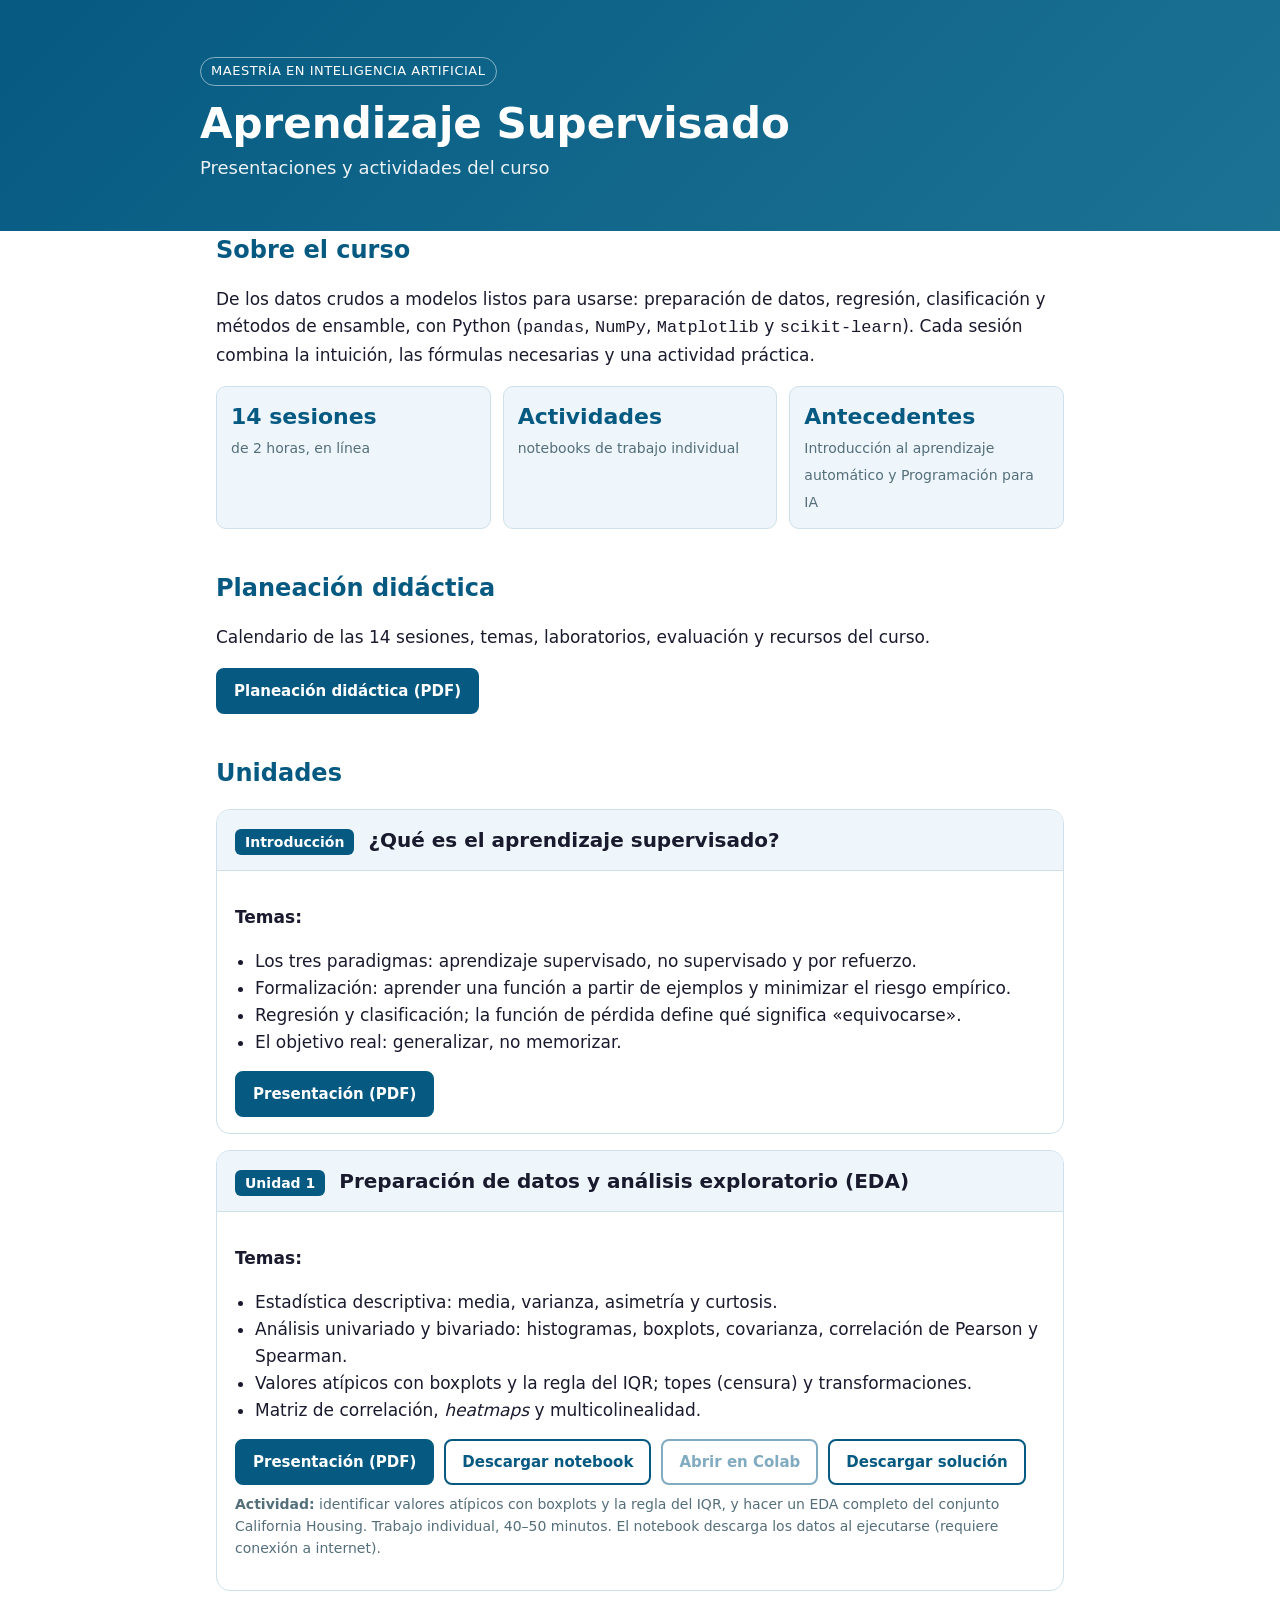
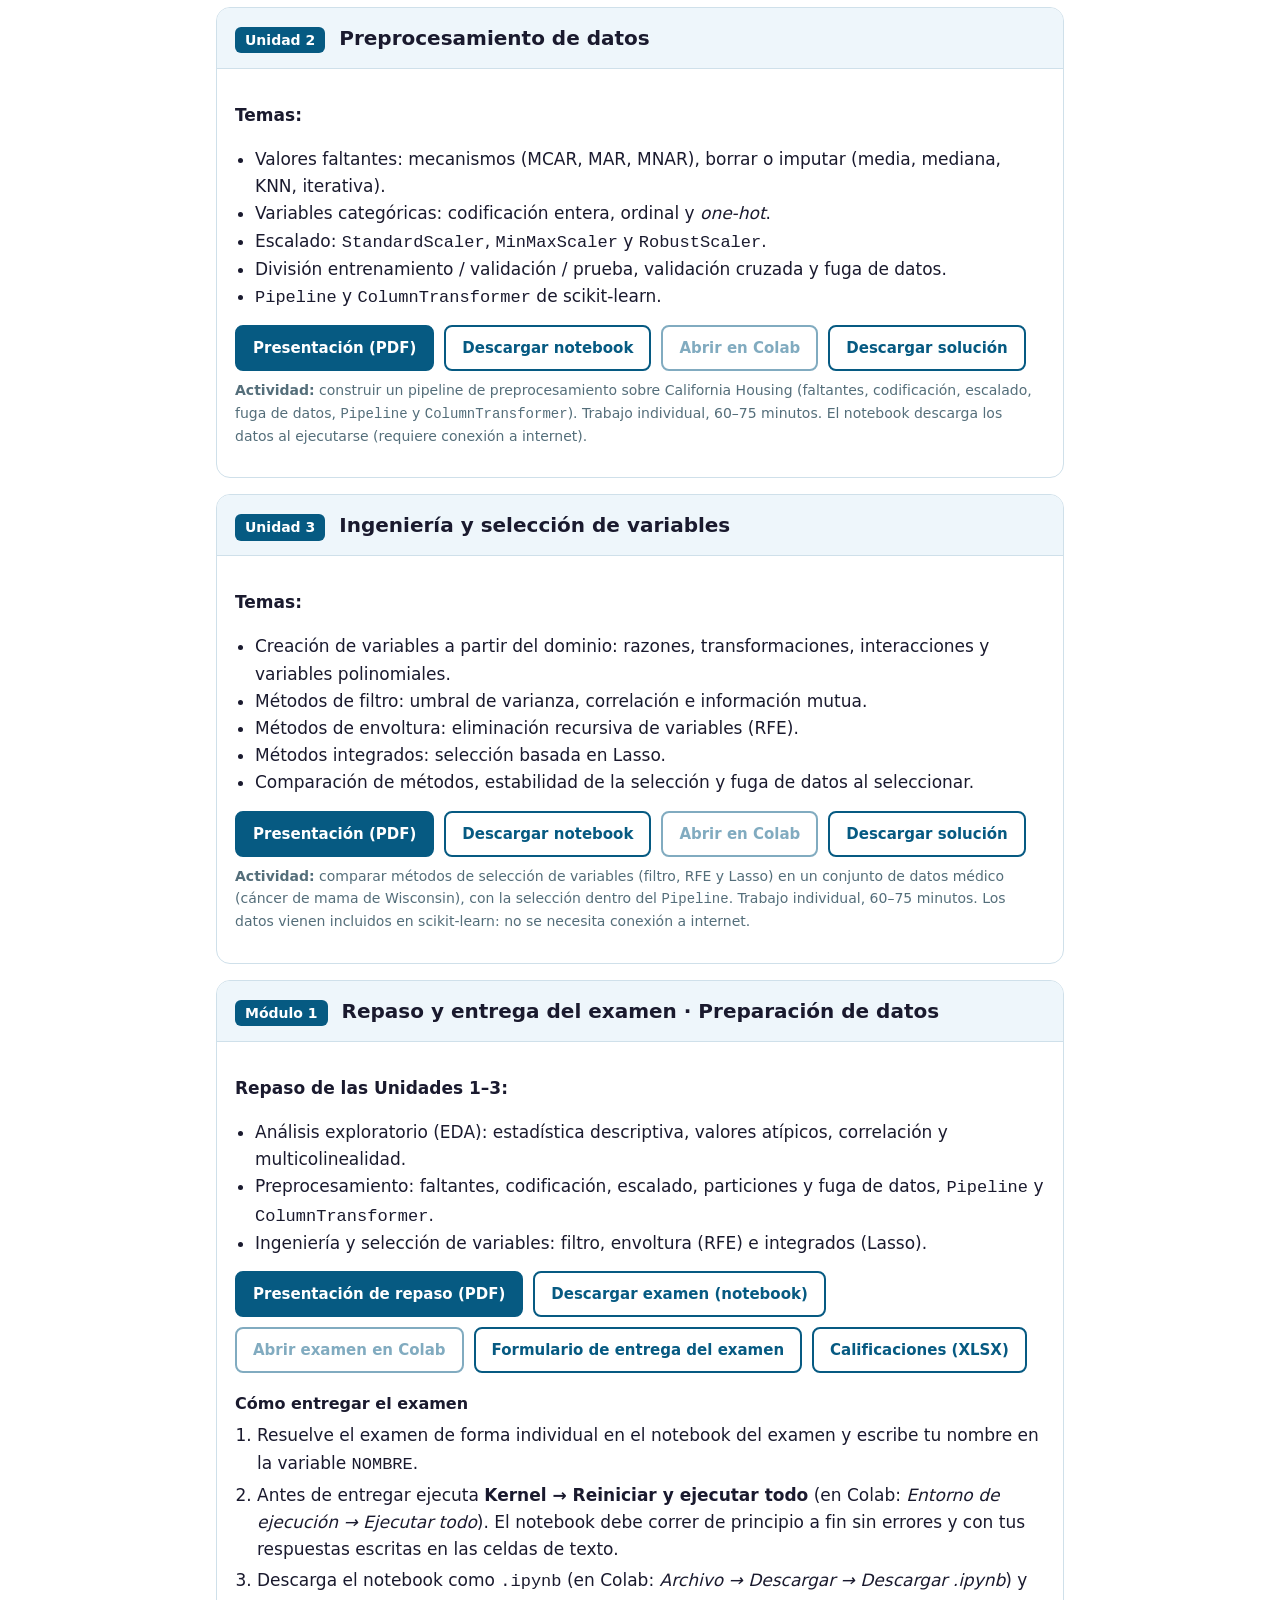
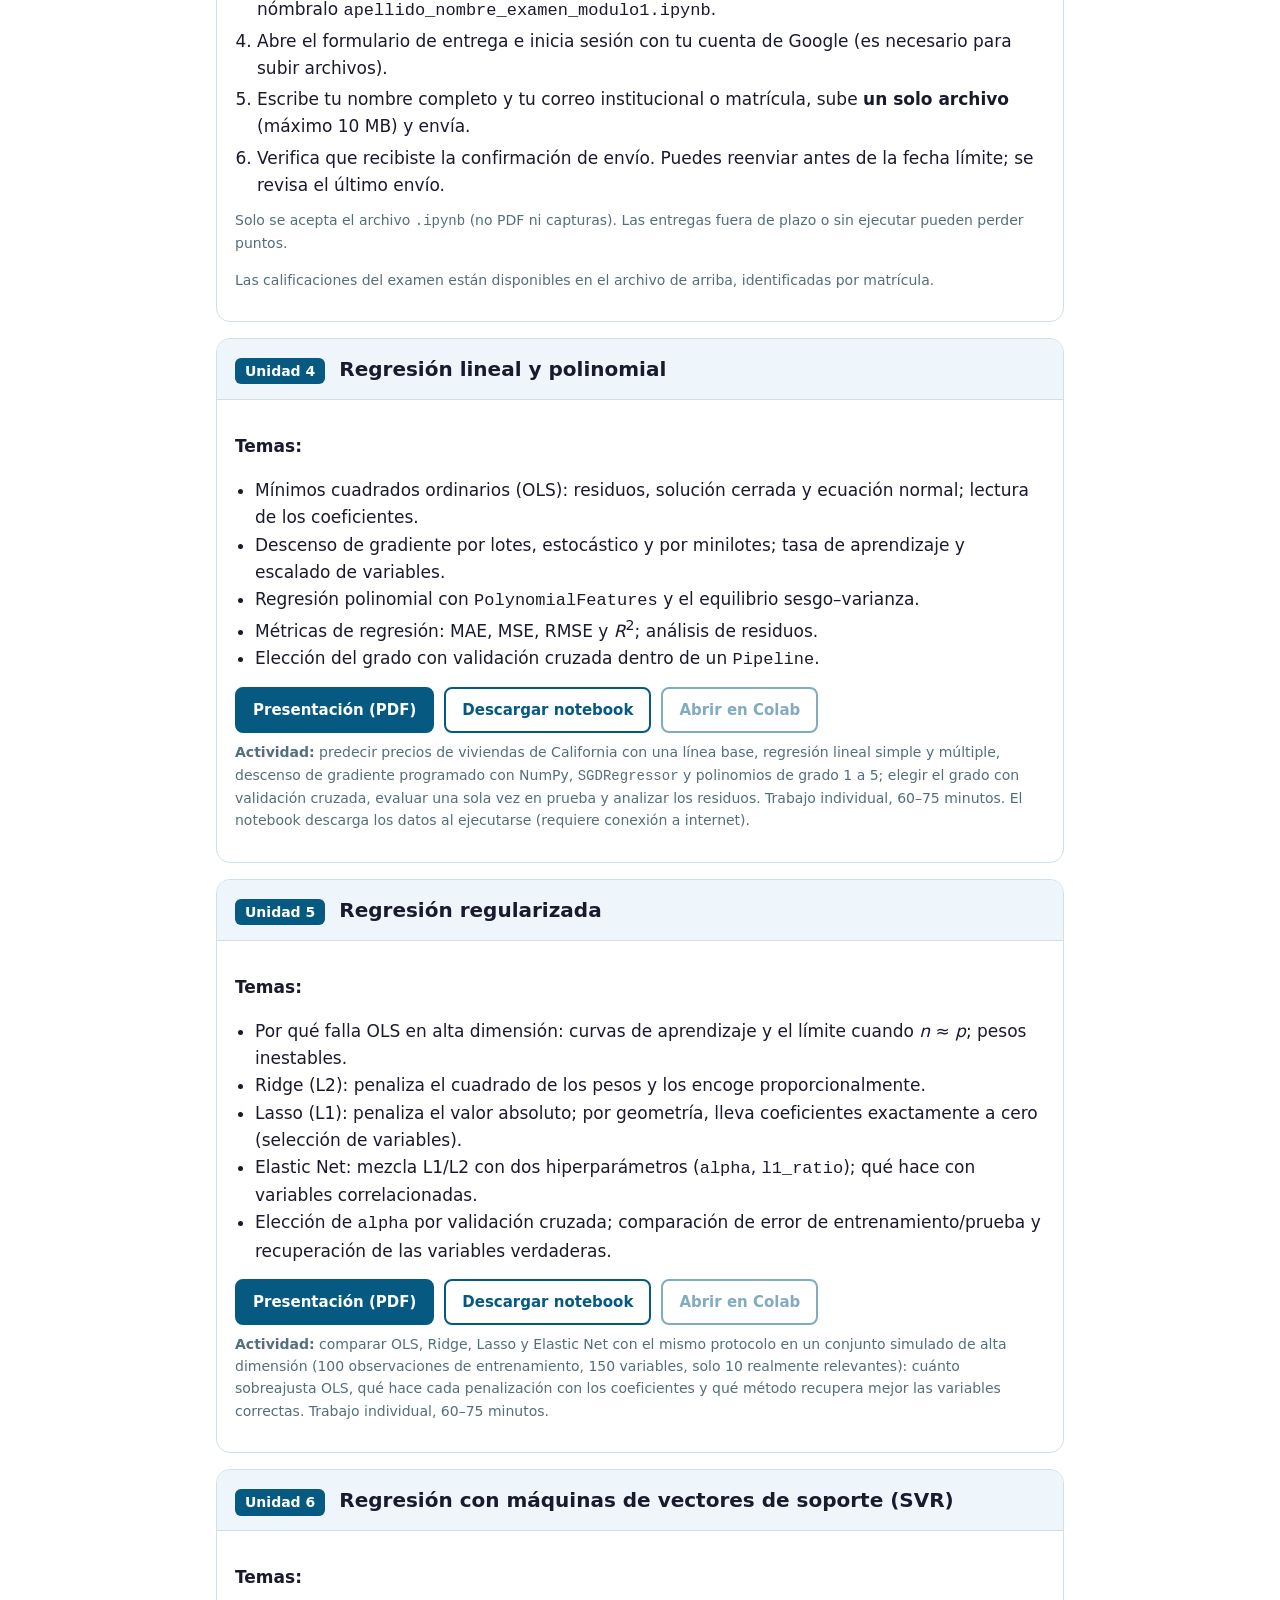
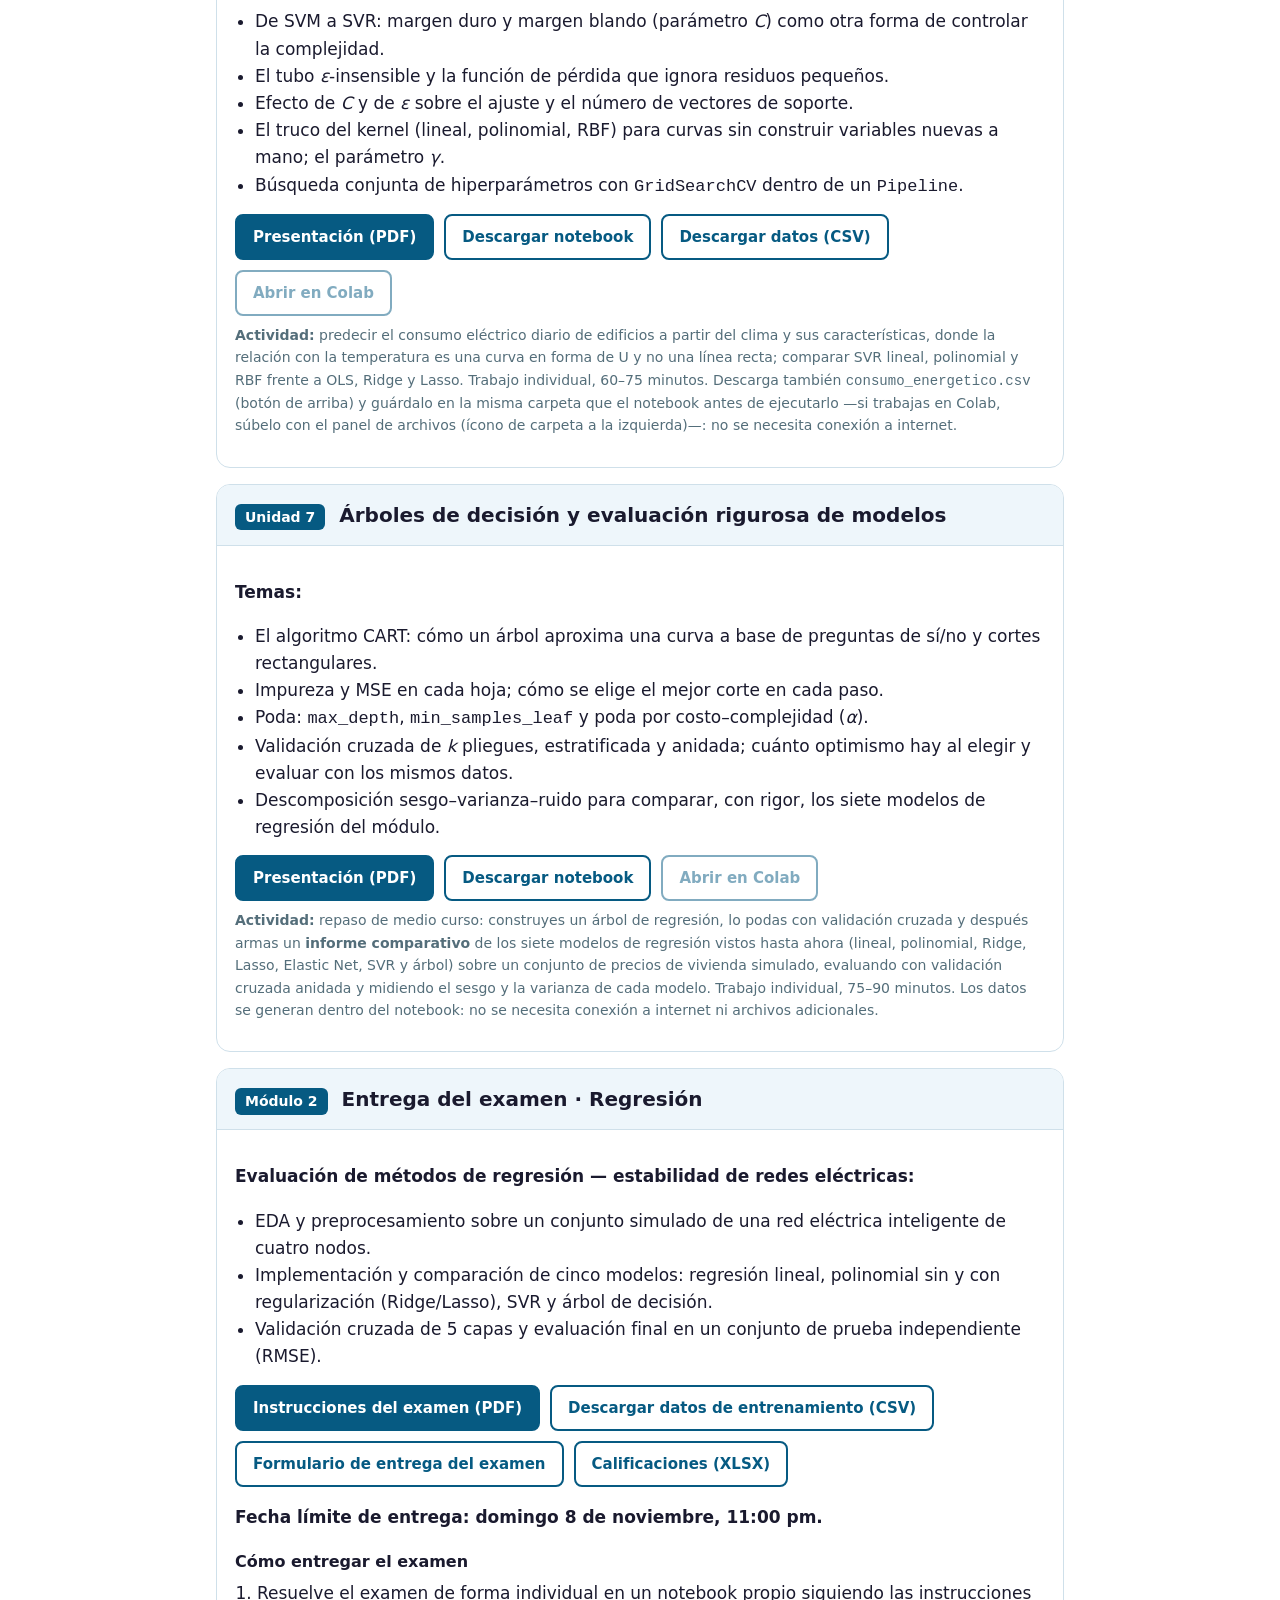
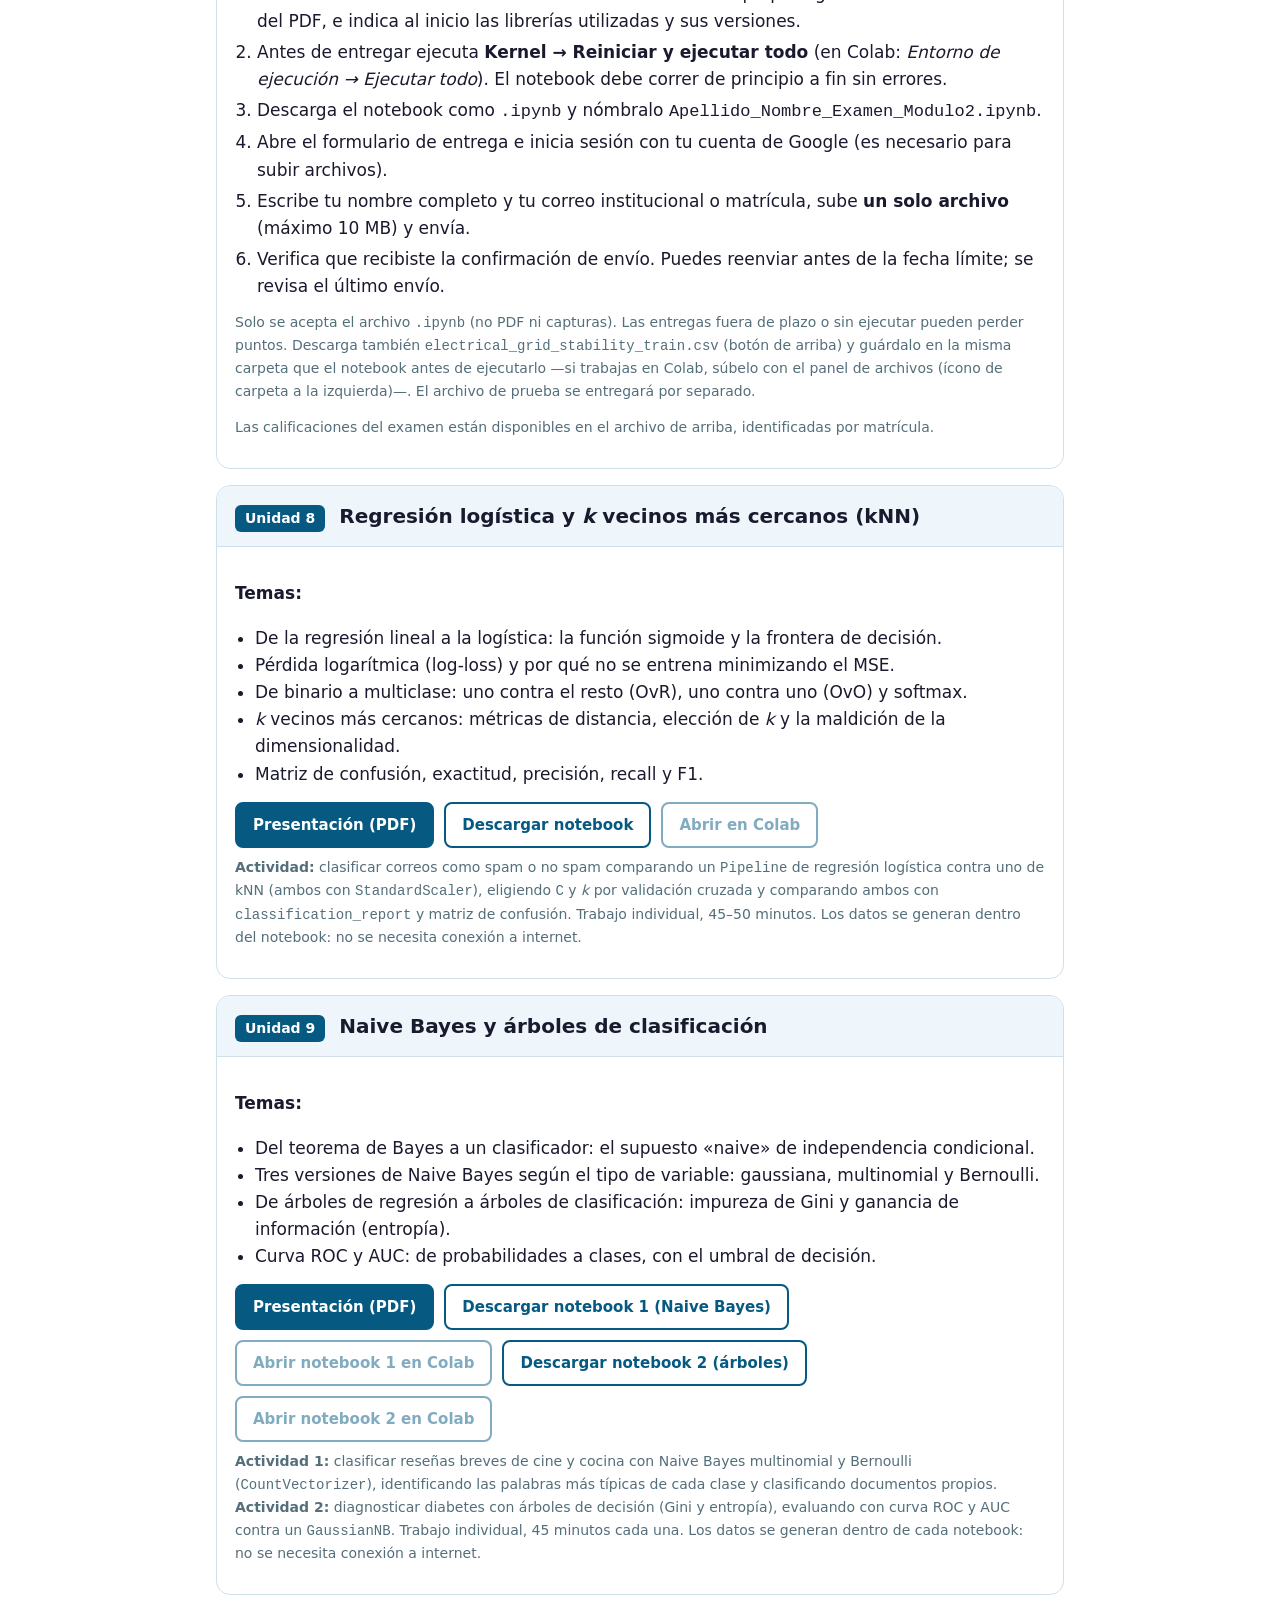
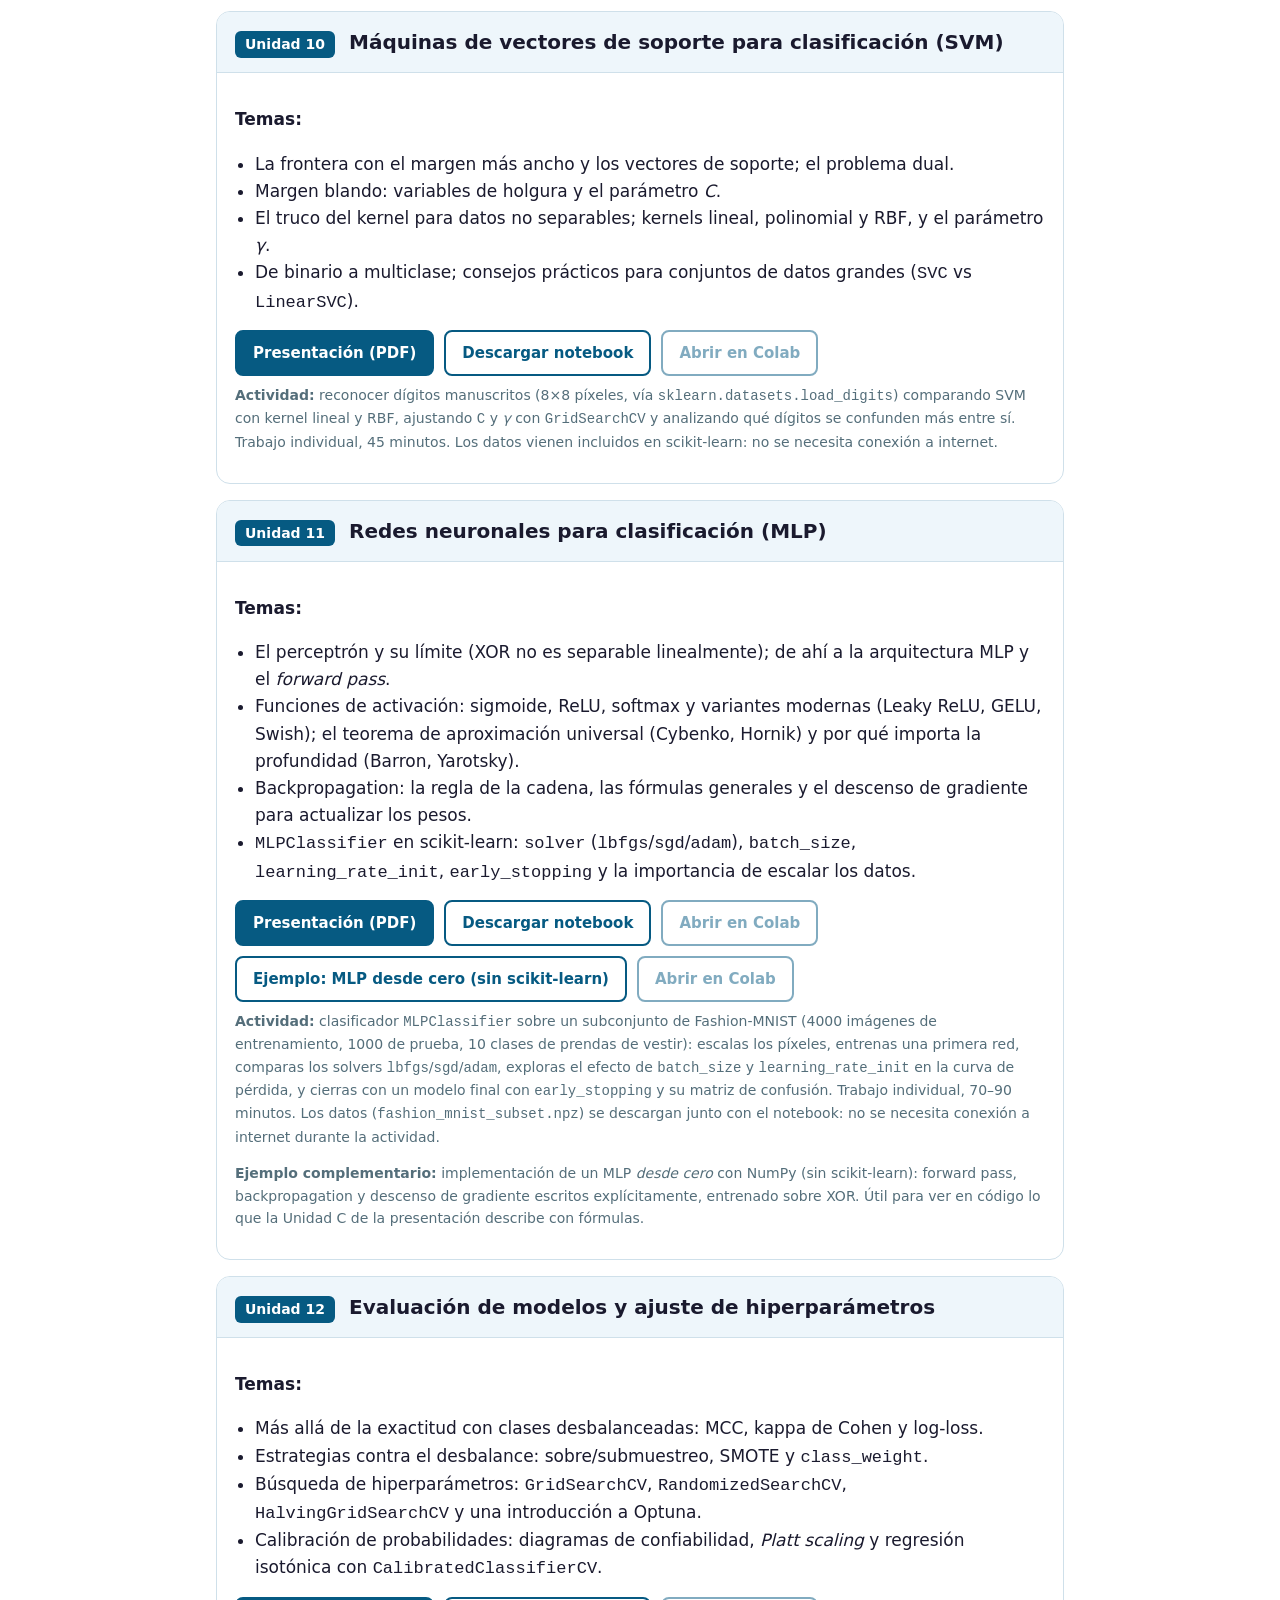
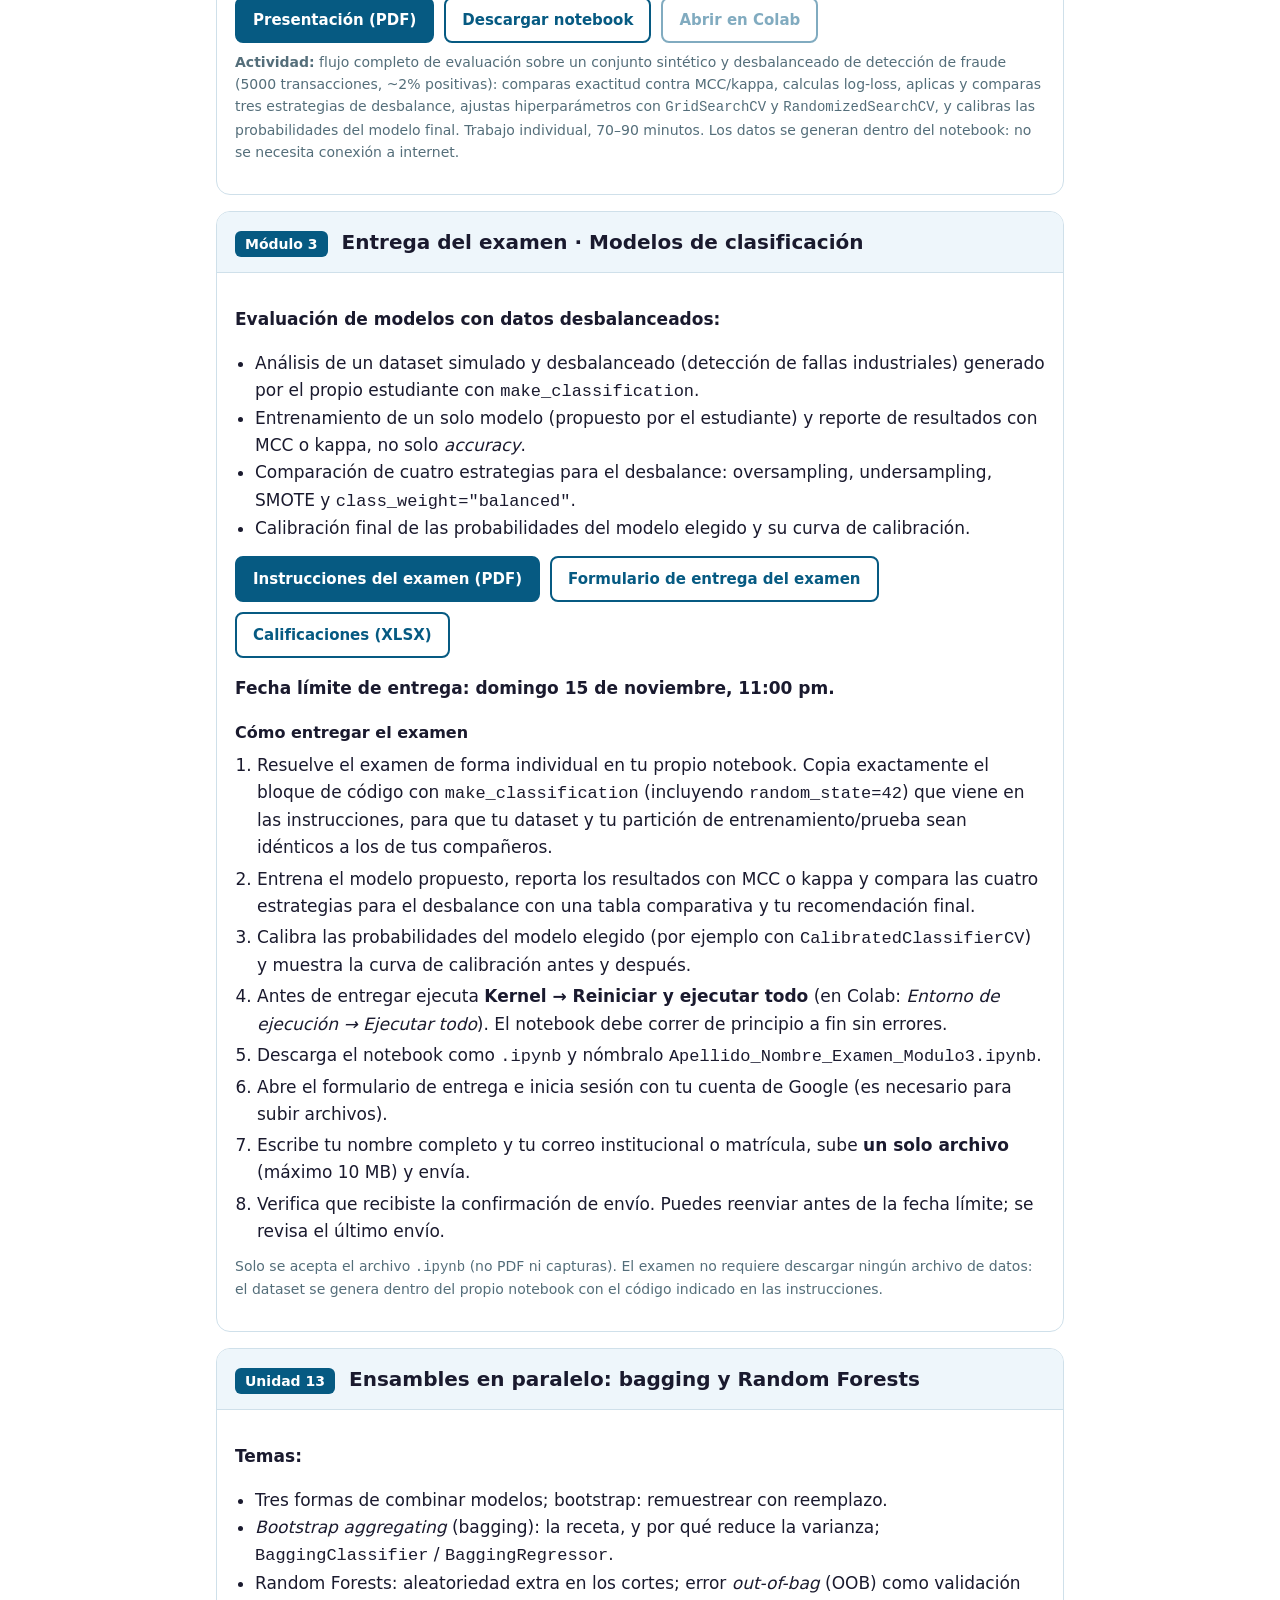
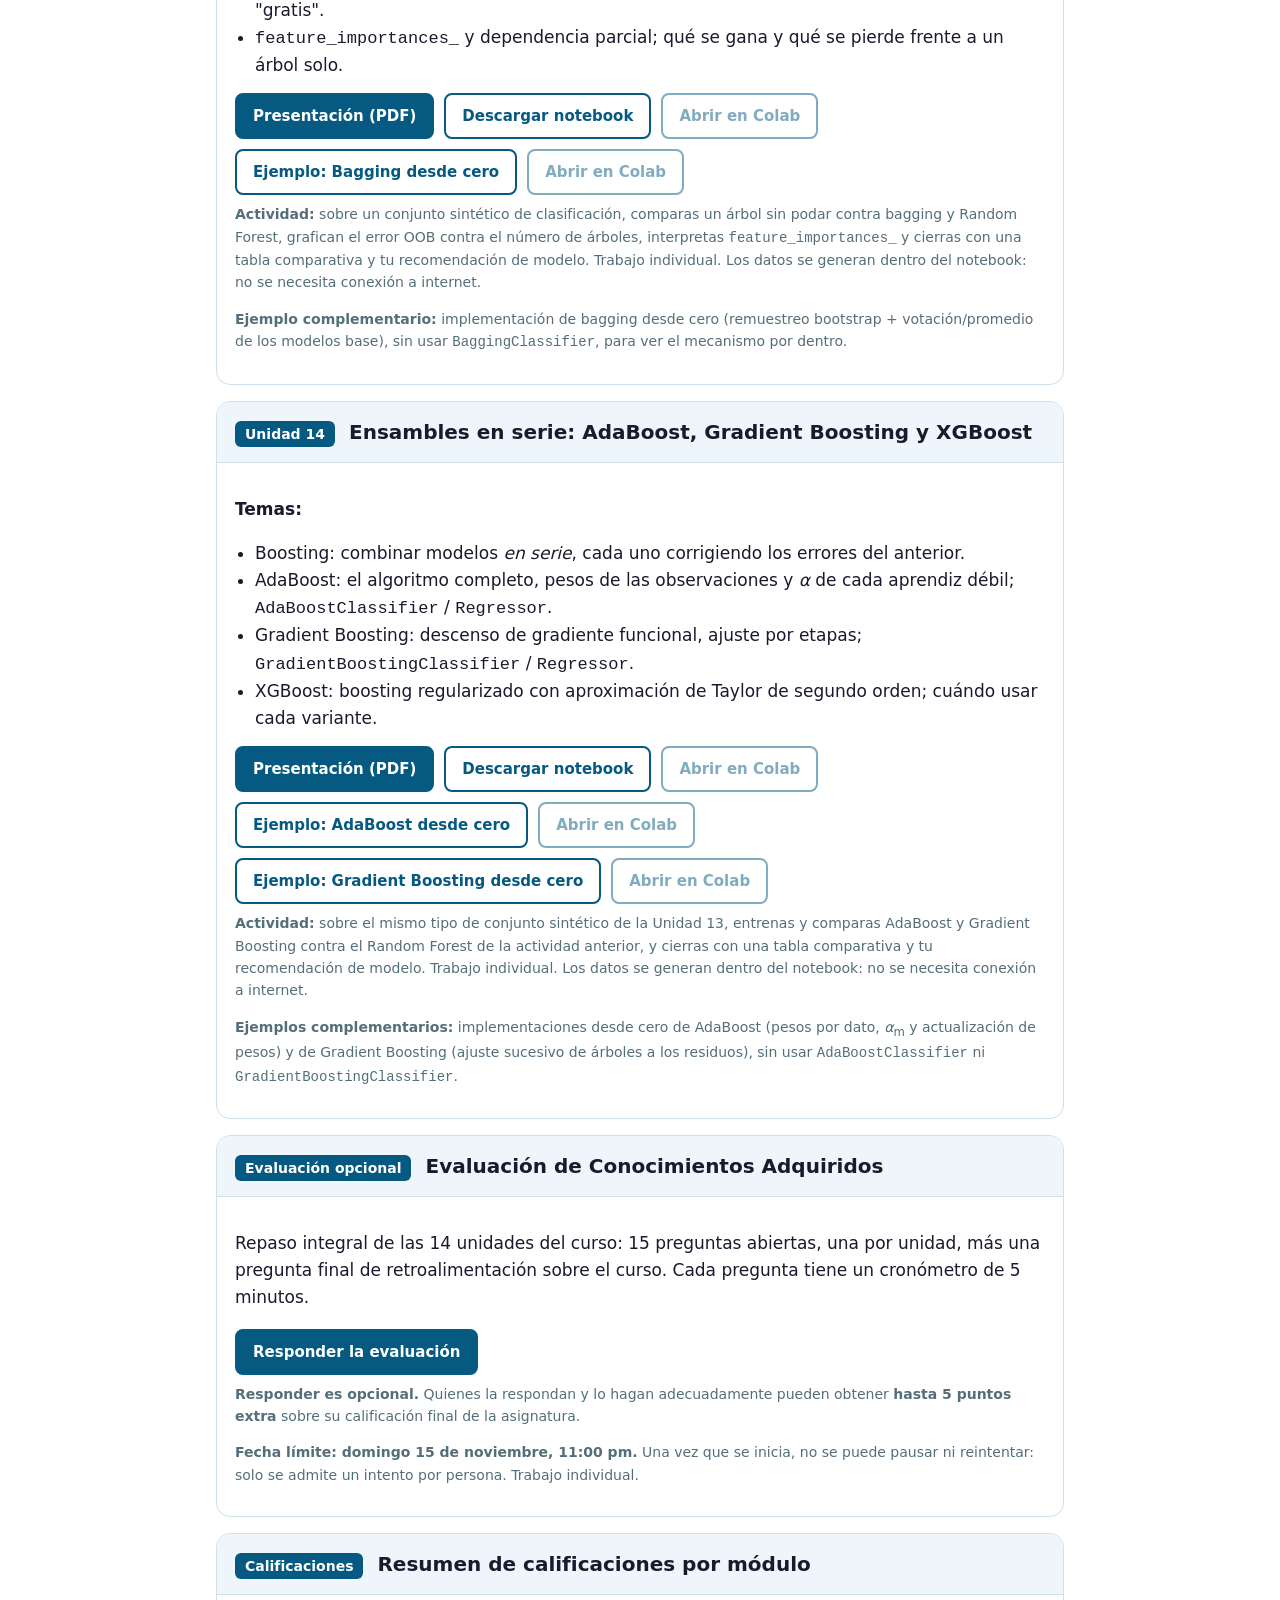
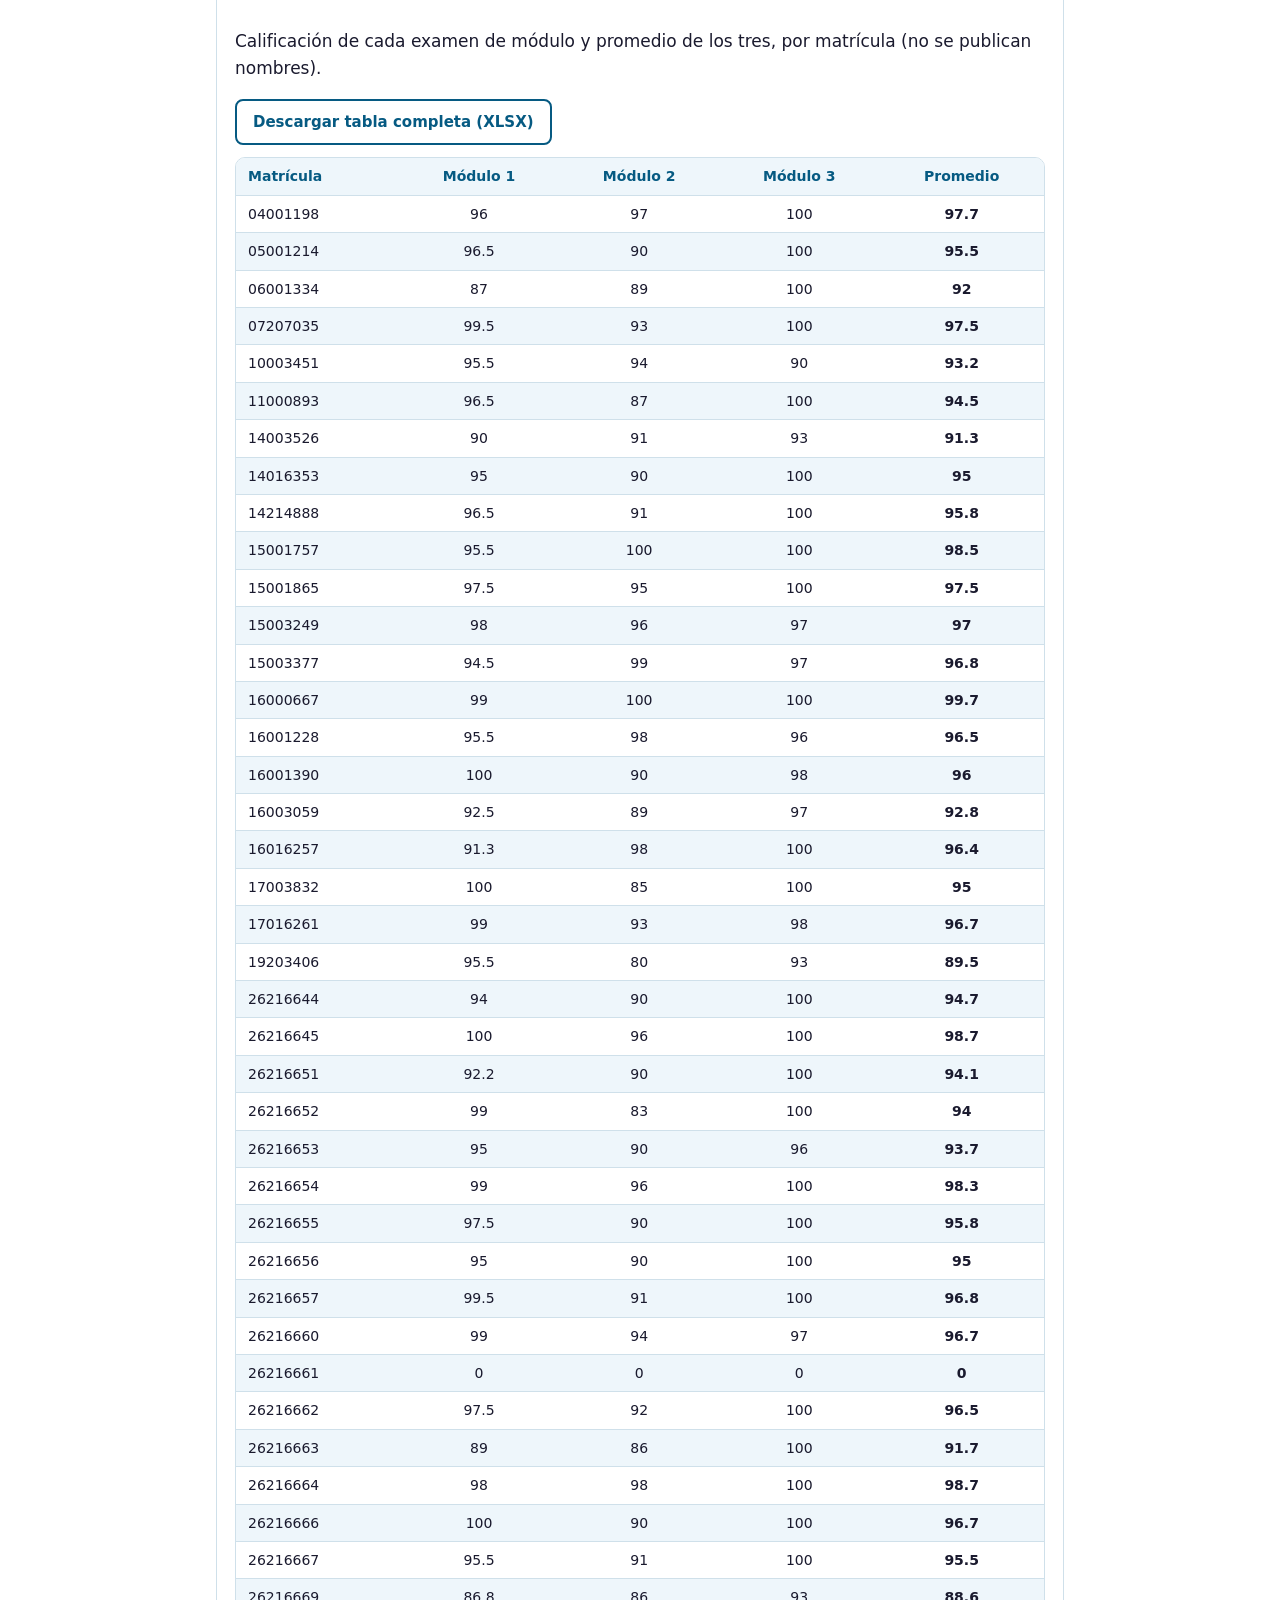
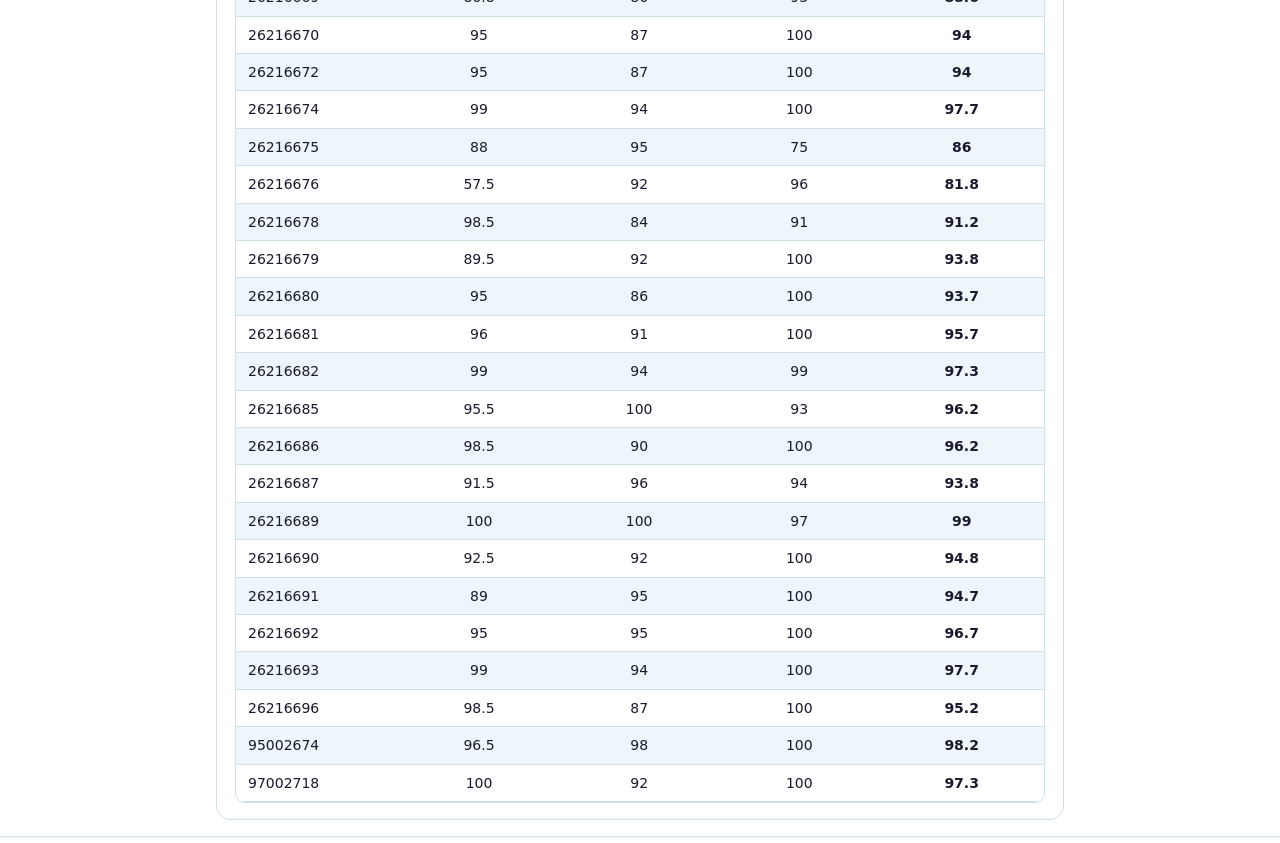
<file: index.html>
<!doctype html>
<html lang="es">
<head>
<meta charset="utf-8">
<meta name="viewport" content="width=device-width, initial-scale=1">
<title>Aprendizaje Supervisado</title>
<meta name="description" content="Materiales del curso de Aprendizaje Supervisado: presentaciones y notebooks de actividades.">
<link rel="stylesheet" href="assets/estilo.css">
</head>
<body>
<header class="portada">
  <div class="contenedor">
    <span class="etiqueta">Maestría en Inteligencia Artificial</span>
    <h1>Aprendizaje Supervisado</h1>
    <p>Presentaciones y actividades del curso</p>
  </div>
</header>

<main class="contenedor">
  <h2>Sobre el curso</h2>
  <p>De los datos crudos a modelos listos para usarse: preparación de datos, regresión, clasificación y métodos de ensamble,
     con Python (<code>pandas</code>, <code>NumPy</code>, <code>Matplotlib</code> y <code>scikit-learn</code>).
     Cada sesión combina la intuición, las fórmulas necesarias y una actividad práctica.</p>
  <div class="cuadricula">
    <div class="dato"><b>14 sesiones</b><span>de 2 horas, en línea</span></div>
    <div class="dato"><b>Actividades</b><span>notebooks de trabajo individual</span></div>
    <div class="dato"><b>Antecedentes</b><span>Introducción al aprendizaje automático y Programación para IA</span></div>
  </div>

  <h2>Planeación didáctica</h2>
  <p>Calendario de las 14 sesiones, temas, laboratorios, evaluación y recursos del curso.</p>
  <div class="botones">
    <a class="boton" href="curso/planeacion_didactica.pdf">Planeación didáctica (PDF)</a>
  </div>

  <h2>Unidades</h2>

  <article class="unidad" id="introduccion">
    <header>
      <span class="num">Introducción</span>
      <h3>¿Qué es el aprendizaje supervisado?</h3>
    </header>
    <div class="cuerpo">
      <p><b>Temas:</b></p>
      <ul>
        <li>Los tres paradigmas: aprendizaje supervisado, no supervisado y por refuerzo.</li>
        <li>Formalización: aprender una función a partir de ejemplos y minimizar el riesgo empírico.</li>
        <li>Regresión y clasificación; la función de pérdida define qué significa «equivocarse».</li>
        <li>El objetivo real: generalizar, no memorizar.</li>
      </ul>
      <div class="botones">
        <a class="boton" href="introduccion/presentacion_introduccion.pdf">Presentación (PDF)</a>
      </div>
    </div>
  </article>

  <article class="unidad" id="unidad1">
    <header>
      <span class="num">Unidad 1</span>
      <h3>Preparación de datos y análisis exploratorio (EDA)</h3>
    </header>
    <div class="cuerpo">
      <p><b>Temas:</b></p>
      <ul>
        <li>Estadística descriptiva: media, varianza, asimetría y curtosis.</li>
        <li>Análisis univariado y bivariado: histogramas, boxplots, covarianza, correlación de Pearson y Spearman.</li>
        <li>Valores atípicos con boxplots y la regla del IQR; topes (censura) y transformaciones.</li>
        <li>Matriz de correlación, <i>heatmaps</i> y multicolinealidad.</li>
      </ul>
      <div class="botones">
        <a class="boton" href="unidad1/presentacion_unidad1_eda.pdf">Presentación (PDF)</a>
        <a class="boton sec" href="unidad1/actividad_eda_california_housing.ipynb" download>Descargar notebook</a>
        <a class="boton sec" data-colab="unidad1/actividad_eda_california_housing.ipynb" href="#" aria-disabled="true">Abrir en Colab</a>
        <a class="boton sec" href="unidad1/solucion_actividad_eda_california_housing.ipynb" download>Descargar solución</a>
      </div>
      <p class="nota"><b>Actividad:</b> identificar valores atípicos con boxplots y la regla del IQR, y hacer un EDA completo
        del conjunto California Housing. Trabajo individual, 40–50 minutos. El notebook descarga los datos al ejecutarse
        (requiere conexión a internet).</p>
    </div>
  </article>

  <article class="unidad" id="unidad2">
    <header>
      <span class="num">Unidad 2</span>
      <h3>Preprocesamiento de datos</h3>
    </header>
    <div class="cuerpo">
      <p><b>Temas:</b></p>
      <ul>
        <li>Valores faltantes: mecanismos (MCAR, MAR, MNAR), borrar o imputar (media, mediana, KNN, iterativa).</li>
        <li>Variables categóricas: codificación entera, ordinal y <i>one-hot</i>.</li>
        <li>Escalado: <code>StandardScaler</code>, <code>MinMaxScaler</code> y <code>RobustScaler</code>.</li>
        <li>División entrenamiento / validación / prueba, validación cruzada y fuga de datos.</li>
        <li><code>Pipeline</code> y <code>ColumnTransformer</code> de scikit-learn.</li>
      </ul>
      <div class="botones">
        <a class="boton" href="unidad2/presentacion_unidad2_preprocesamiento.pdf">Presentación (PDF)</a>
        <a class="boton sec" href="unidad2/actividad_preprocesamiento.ipynb" download>Descargar notebook</a>
        <a class="boton sec" data-colab="unidad2/actividad_preprocesamiento.ipynb" href="#" aria-disabled="true">Abrir en Colab</a>
        <a class="boton sec" href="unidad2/solucion_actividad_preprocesamiento.ipynb" download>Descargar solución</a>
      </div>
      <p class="nota"><b>Actividad:</b> construir un pipeline de preprocesamiento sobre California Housing (faltantes, codificación,
        escalado, fuga de datos, <code>Pipeline</code> y <code>ColumnTransformer</code>). Trabajo individual, 60–75 minutos.
        El notebook descarga los datos al ejecutarse (requiere conexión a internet).</p>
    </div>
  </article>

  <article class="unidad" id="unidad3">
    <header>
      <span class="num">Unidad 3</span>
      <h3>Ingeniería y selección de variables</h3>
    </header>
    <div class="cuerpo">
      <p><b>Temas:</b></p>
      <ul>
        <li>Creación de variables a partir del dominio: razones, transformaciones, interacciones y variables polinomiales.</li>
        <li>Métodos de filtro: umbral de varianza, correlación e información mutua.</li>
        <li>Métodos de envoltura: eliminación recursiva de variables (RFE).</li>
        <li>Métodos integrados: selección basada en Lasso.</li>
        <li>Comparación de métodos, estabilidad de la selección y fuga de datos al seleccionar.</li>
      </ul>
      <div class="botones">
        <a class="boton" href="unidad3/presentacion_unidad3_seleccion_variables.pdf">Presentación (PDF)</a>
        <a class="boton sec" href="unidad3/actividad_seleccion_variables.ipynb" download>Descargar notebook</a>
        <a class="boton sec" data-colab="unidad3/actividad_seleccion_variables.ipynb" href="#" aria-disabled="true">Abrir en Colab</a>
        <a class="boton sec" href="unidad3/solucion_actividad_seleccion_variables.ipynb" download>Descargar solución</a>
      </div>
      <p class="nota"><b>Actividad:</b> comparar métodos de selección de variables (filtro, RFE y Lasso) en un conjunto de datos médico
        (cáncer de mama de Wisconsin), con la selección dentro del <code>Pipeline</code>. Trabajo individual, 60–75 minutos.
        Los datos vienen incluidos en scikit-learn: no se necesita conexión a internet.</p>
    </div>
  </article>

  <article class="unidad" id="modulo1">
    <header>
      <span class="num">Módulo 1</span>
      <h3>Repaso y entrega del examen · Preparación de datos</h3>
    </header>
    <div class="cuerpo">
      <p><b>Repaso de las Unidades 1–3:</b></p>
      <ul>
        <li>Análisis exploratorio (EDA): estadística descriptiva, valores atípicos, correlación y multicolinealidad.</li>
        <li>Preprocesamiento: faltantes, codificación, escalado, particiones y fuga de datos, <code>Pipeline</code> y <code>ColumnTransformer</code>.</li>
        <li>Ingeniería y selección de variables: filtro, envoltura (RFE) e integrados (Lasso).</li>
      </ul>
      <div class="botones">
        <a class="boton" href="modulo1/repaso_unidades_1_3.pdf">Presentación de repaso (PDF)</a>
        <a class="boton sec" href="modulo1/examen_modulo1_preparacion_datos.ipynb" download>Descargar examen (notebook)</a>
        <a class="boton sec" data-colab="modulo1/examen_modulo1_preparacion_datos.ipynb" href="#" aria-disabled="true">Abrir examen en Colab</a>
        <a class="boton sec" id="btn-formulario" href="#" hidden target="_blank" rel="noopener">Formulario de entrega del examen</a>
        <a class="boton sec" href="modulo1/calificaciones_examen_modulo1.xlsx" download>Calificaciones (XLSX)</a>
      </div>

      <h4>Cómo entregar el examen</h4>
      <ol class="pasos">
        <li>Resuelve el examen de forma individual en el notebook del examen y escribe tu nombre en la variable <code>NOMBRE</code>.</li>
        <li>Antes de entregar ejecuta <b>Kernel → Reiniciar y ejecutar todo</b> (en Colab: <i>Entorno de ejecución → Ejecutar todo</i>). El notebook debe correr de principio a fin sin errores y con tus respuestas escritas en las celdas de texto.</li>
        <li>Descarga el notebook como <code>.ipynb</code> (en Colab: <i>Archivo → Descargar → Descargar .ipynb</i>) y nómbralo <code>apellido_nombre_examen_modulo1.ipynb</code>.</li>
        <li>Abre el formulario de entrega e inicia sesión con tu cuenta de Google (es necesario para subir archivos).</li>
        <li>Escribe tu nombre completo y tu correo institucional o matrícula, sube <b>un solo archivo</b> (máximo 10 MB) y envía.</li>
        <li>Verifica que recibiste la confirmación de envío. Puedes reenviar antes de la fecha límite; se revisa el último envío.</li>
      </ol>
      <p class="nota">Solo se acepta el archivo <code>.ipynb</code> (no PDF ni capturas). Las entregas fuera de plazo o sin ejecutar pueden perder puntos.</p>
      <p class="nota">Las calificaciones del examen están disponibles en el archivo de arriba, identificadas por matrícula.</p>
    </div>
  </article>

  <article class="unidad" id="unidad4">
    <header>
      <span class="num">Unidad 4</span>
      <h3>Regresión lineal y polinomial</h3>
    </header>
    <div class="cuerpo">
      <p><b>Temas:</b></p>
      <ul>
        <li>Mínimos cuadrados ordinarios (OLS): residuos, solución cerrada y ecuación normal; lectura de los coeficientes.</li>
        <li>Descenso de gradiente por lotes, estocástico y por minilotes; tasa de aprendizaje y escalado de variables.</li>
        <li>Regresión polinomial con <code>PolynomialFeatures</code> y el equilibrio sesgo–varianza.</li>
        <li>Métricas de regresión: MAE, MSE, RMSE y <i>R</i><sup>2</sup>; análisis de residuos.</li>
        <li>Elección del grado con validación cruzada dentro de un <code>Pipeline</code>.</li>
      </ul>
      <div class="botones">
        <a class="boton" href="unidad4/presentacion_unidad4_regresion_lineal_polinomial.pdf">Presentación (PDF)</a>
        <a class="boton sec" href="unidad4/actividad_regresion_lineal_polinomial.ipynb" download>Descargar notebook</a>
        <a class="boton sec" data-colab="unidad4/actividad_regresion_lineal_polinomial.ipynb" href="#" aria-disabled="true">Abrir en Colab</a>
      </div>
      <p class="nota"><b>Actividad:</b> predecir precios de viviendas de California con una línea base, regresión lineal simple y múltiple,
        descenso de gradiente programado con NumPy, <code>SGDRegressor</code> y polinomios de grado 1 a 5; elegir el grado con validación
        cruzada, evaluar una sola vez en prueba y analizar los residuos. Trabajo individual, 60–75 minutos.
        El notebook descarga los datos al ejecutarse (requiere conexión a internet).</p>
    </div>
  </article>

  <article class="unidad" id="unidad5">
    <header>
      <span class="num">Unidad 5</span>
      <h3>Regresión regularizada</h3>
    </header>
    <div class="cuerpo">
      <p><b>Temas:</b></p>
      <ul>
        <li>Por qué falla OLS en alta dimensión: curvas de aprendizaje y el límite cuando <i>n</i> ≈ <i>p</i>; pesos inestables.</li>
        <li>Ridge (L2): penaliza el cuadrado de los pesos y los encoge proporcionalmente.</li>
        <li>Lasso (L1): penaliza el valor absoluto; por geometría, lleva coeficientes exactamente a cero (selección de variables).</li>
        <li>Elastic Net: mezcla L1/L2 con dos hiperparámetros (<code>alpha</code>, <code>l1_ratio</code>); qué hace con variables correlacionadas.</li>
        <li>Elección de <code>alpha</code> por validación cruzada; comparación de error de entrenamiento/prueba y recuperación de las variables verdaderas.</li>
      </ul>
      <div class="botones">
        <a class="boton" href="unidad5/presentacion_unidad5_regresion_regularizada.pdf">Presentación (PDF)</a>
        <a class="boton sec" href="unidad5/actividad_regresion_regularizada.ipynb" download>Descargar notebook</a>
        <a class="boton sec" data-colab="unidad5/actividad_regresion_regularizada.ipynb" href="#" aria-disabled="true">Abrir en Colab</a>
      </div>
      <p class="nota"><b>Actividad:</b> comparar OLS, Ridge, Lasso y Elastic Net con el mismo protocolo en un conjunto simulado de
        alta dimensión (100 observaciones de entrenamiento, 150 variables, solo 10 realmente relevantes): cuánto sobreajusta OLS,
        qué hace cada penalización con los coeficientes y qué método recupera mejor las variables correctas. Trabajo individual,
        60–75 minutos.</p>
    </div>
  </article>

  <article class="unidad" id="unidad6">
    <header>
      <span class="num">Unidad 6</span>
      <h3>Regresión con máquinas de vectores de soporte (SVR)</h3>
    </header>
    <div class="cuerpo">
      <p><b>Temas:</b></p>
      <ul>
        <li>De SVM a SVR: margen duro y margen blando (par&aacute;metro <i>C</i>) como otra forma de controlar la complejidad.</li>
        <li>El tubo <i>&epsilon;</i>-insensible y la funci&oacute;n de p&eacute;rdida que ignora residuos peque&ntilde;os.</li>
        <li>Efecto de <i>C</i> y de <i>&epsilon;</i> sobre el ajuste y el n&uacute;mero de vectores de soporte.</li>
        <li>El truco del kernel (lineal, polinomial, RBF) para curvas sin construir variables nuevas a mano; el par&aacute;metro <i>&gamma;</i>.</li>
        <li>B&uacute;squeda conjunta de hiperpar&aacute;metros con <code>GridSearchCV</code> dentro de un <code>Pipeline</code>.</li>
      </ul>
      <div class="botones">
        <a class="boton" href="unidad6/presentacion_unidad6_svr.pdf">Presentaci&oacute;n (PDF)</a>
        <a class="boton sec" href="unidad6/actividad_svr.ipynb" download>Descargar notebook</a>
        <a class="boton sec" href="unidad6/consumo_energetico.csv" download>Descargar datos (CSV)</a>
        <a class="boton sec" data-colab="unidad6/actividad_svr.ipynb" href="#" aria-disabled="true">Abrir en Colab</a>
      </div>
      <p class="nota"><b>Actividad:</b> predecir el consumo el&eacute;ctrico diario de edificios a partir del clima y sus
        caracter&iacute;sticas, donde la relaci&oacute;n con la temperatura es una curva en forma de U y no una l&iacute;nea recta;
        comparar SVR lineal, polinomial y RBF frente a OLS, Ridge y Lasso. Trabajo individual, 60&ndash;75 minutos.
        Descarga tambi&eacute;n <code>consumo_energetico.csv</code> (bot&oacute;n de arriba) y gu&aacute;rdalo en la misma
        carpeta que el notebook antes de ejecutarlo &mdash;si trabajas en Colab, s&uacute;belo con el panel de archivos
        (&iacute;cono de carpeta a la izquierda)&mdash;: no se necesita conexi&oacute;n a internet.</p>
    </div>
  </article>

  <article class="unidad" id="unidad7">
    <header>
      <span class="num">Unidad 7</span>
      <h3>&Aacute;rboles de decisi&oacute;n y evaluaci&oacute;n rigurosa de modelos</h3>
    </header>
    <div class="cuerpo">
      <p><b>Temas:</b></p>
      <ul>
        <li>El algoritmo CART: c&oacute;mo un &aacute;rbol aproxima una curva a base de preguntas de s&iacute;/no y cortes rectangulares.</li>
        <li>Impureza y MSE en cada hoja; c&oacute;mo se elige el mejor corte en cada paso.</li>
        <li>Poda: <code>max_depth</code>, <code>min_samples_leaf</code> y poda por costo&ndash;complejidad (<i>&alpha;</i>).</li>
        <li>Validaci&oacute;n cruzada de <i>k</i> pliegues, estratificada y anidada; cu&aacute;nto optimismo hay al elegir y evaluar con los mismos datos.</li>
        <li>Descomposici&oacute;n sesgo&ndash;varianza&ndash;ruido para comparar, con rigor, los siete modelos de regresi&oacute;n del m&oacute;dulo.</li>
      </ul>
      <div class="botones">
        <a class="boton" href="unidad7/presentacion_unidad7_arboles_evaluacion.pdf">Presentaci&oacute;n (PDF)</a>
        <a class="boton sec" href="unidad7/actividad_arboles_evaluacion.ipynb" download>Descargar notebook</a>
        <a class="boton sec" data-colab="unidad7/actividad_arboles_evaluacion.ipynb" href="#" aria-disabled="true">Abrir en Colab</a>
      </div>
      <p class="nota"><b>Actividad:</b> repaso de medio curso: construyes un &aacute;rbol de regresi&oacute;n, lo podas con validaci&oacute;n
        cruzada y despu&eacute;s armas un <b>informe comparativo</b> de los siete modelos de regresi&oacute;n vistos hasta ahora (lineal,
        polinomial, Ridge, Lasso, Elastic Net, SVR y &aacute;rbol) sobre un conjunto de precios de vivienda simulado, evaluando con
        validaci&oacute;n cruzada anidada y midiendo el sesgo y la varianza de cada modelo. Trabajo individual, 75&ndash;90 minutos.
        Los datos se generan dentro del notebook: no se necesita conexi&oacute;n a internet ni archivos adicionales.</p>
    </div>
  </article>

  <article class="unidad" id="modulo2">
    <header>
      <span class="num">Módulo 2</span>
      <h3>Entrega del examen · Regresión</h3>
    </header>
    <div class="cuerpo">
      <p><b>Evaluación de métodos de regresión — estabilidad de redes eléctricas:</b></p>
      <ul>
        <li>EDA y preprocesamiento sobre un conjunto simulado de una red eléctrica inteligente de cuatro nodos.</li>
        <li>Implementación y comparación de cinco modelos: regresión lineal, polinomial sin y con regularización (Ridge/Lasso), SVR y árbol de decisión.</li>
        <li>Validación cruzada de 5 capas y evaluación final en un conjunto de prueba independiente (RMSE).</li>
      </ul>
      <div class="botones">
        <a class="boton" href="modulo2/practica_regresion_ml_estabilidad_redes.pdf">Instrucciones del examen (PDF)</a>
        <a class="boton sec" href="modulo2/electrical_grid_stability_train.csv" download>Descargar datos de entrenamiento (CSV)</a>
        <a class="boton sec" id="btn-formulario-m2" href="#" hidden target="_blank" rel="noopener">Formulario de entrega del examen</a>
        <a class="boton sec" href="modulo2/calificaciones_examen_modulo2.xlsx" download>Calificaciones (XLSX)</a>
      </div>
      <p><b>Fecha límite de entrega: domingo 8 de noviembre, 11:00 pm.</b></p>

      <h4>Cómo entregar el examen</h4>
      <ol class="pasos">
        <li>Resuelve el examen de forma individual en un notebook propio siguiendo las instrucciones del PDF, e indica al inicio las librerías utilizadas y sus versiones.</li>
        <li>Antes de entregar ejecuta <b>Kernel → Reiniciar y ejecutar todo</b> (en Colab: <i>Entorno de ejecución → Ejecutar todo</i>). El notebook debe correr de principio a fin sin errores.</li>
        <li>Descarga el notebook como <code>.ipynb</code> y nómbralo <code>Apellido_Nombre_Examen_Modulo2.ipynb</code>.</li>
        <li>Abre el formulario de entrega e inicia sesión con tu cuenta de Google (es necesario para subir archivos).</li>
        <li>Escribe tu nombre completo y tu correo institucional o matrícula, sube <b>un solo archivo</b> (máximo 10 MB) y envía.</li>
        <li>Verifica que recibiste la confirmación de envío. Puedes reenviar antes de la fecha límite; se revisa el último envío.</li>
      </ol>
      <p class="nota">Solo se acepta el archivo <code>.ipynb</code> (no PDF ni capturas). Las entregas fuera de plazo o sin ejecutar pueden perder puntos.
        Descarga también <code>electrical_grid_stability_train.csv</code> (botón de arriba) y guárdalo en la misma
        carpeta que el notebook antes de ejecutarlo —si trabajas en Colab, súbelo con el panel de archivos (ícono de carpeta a la izquierda)—. El archivo de prueba se entregará por separado.</p>
      <p class="nota">Las calificaciones del examen están disponibles en el archivo de arriba, identificadas por matrícula.</p>
    </div>
  </article>

  <article class="unidad" id="unidad8">
    <header>
      <span class="num">Unidad 8</span>
      <h3>Regresión logística y <i>k</i> vecinos más cercanos (kNN)</h3>
    </header>
    <div class="cuerpo">
      <p><b>Temas:</b></p>
      <ul>
        <li>De la regresión lineal a la logística: la función sigmoide y la frontera de decisión.</li>
        <li>Pérdida logarítmica (log-loss) y por qué no se entrena minimizando el MSE.</li>
        <li>De binario a multiclase: uno contra el resto (OvR), uno contra uno (OvO) y softmax.</li>
        <li><i>k</i> vecinos más cercanos: métricas de distancia, elección de <i>k</i> y la maldición de la dimensionalidad.</li>
        <li>Matriz de confusión, exactitud, precisión, recall y F1.</li>
      </ul>
      <div class="botones">
        <a class="boton" href="unidad8/presentacion_unidad8_regresion_logistica_knn.pdf">Presentación (PDF)</a>
        <a class="boton sec" href="unidad8/actividad_spam_logistica_knn.ipynb" download>Descargar notebook</a>
        <a class="boton sec" data-colab="unidad8/actividad_spam_logistica_knn.ipynb" href="#" aria-disabled="true">Abrir en Colab</a>
      </div>
      <p class="nota"><b>Actividad:</b> clasificar correos como spam o no spam comparando un <code>Pipeline</code> de
        regresión logística contra uno de kNN (ambos con <code>StandardScaler</code>), eligiendo <code>C</code> y <i>k</i>
        por validación cruzada y comparando ambos con <code>classification_report</code> y matriz de confusión. Trabajo
        individual, 45–50 minutos. Los datos se generan dentro del notebook: no se necesita conexión a internet.</p>
    </div>
  </article>

  <article class="unidad" id="unidad9">
    <header>
      <span class="num">Unidad 9</span>
      <h3>Naive Bayes y árboles de clasificación</h3>
    </header>
    <div class="cuerpo">
      <p><b>Temas:</b></p>
      <ul>
        <li>Del teorema de Bayes a un clasificador: el supuesto «naive» de independencia condicional.</li>
        <li>Tres versiones de Naive Bayes según el tipo de variable: gaussiana, multinomial y Bernoulli.</li>
        <li>De árboles de regresión a árboles de clasificación: impureza de Gini y ganancia de información (entropía).</li>
        <li>Curva ROC y AUC: de probabilidades a clases, con el umbral de decisión.</li>
      </ul>
      <div class="botones">
        <a class="boton" href="unidad9/presentacion_unidad9_bayes_arboles_clasificacion.pdf">Presentación (PDF)</a>
        <a class="boton sec" href="unidad9/actividad_naive_bayes_texto.ipynb" download>Descargar notebook 1 (Naive Bayes)</a>
        <a class="boton sec" data-colab="unidad9/actividad_naive_bayes_texto.ipynb" href="#" aria-disabled="true">Abrir notebook 1 en Colab</a>
        <a class="boton sec" href="unidad9/actividad_arboles_diabetes.ipynb" download>Descargar notebook 2 (árboles)</a>
        <a class="boton sec" data-colab="unidad9/actividad_arboles_diabetes.ipynb" href="#" aria-disabled="true">Abrir notebook 2 en Colab</a>
      </div>
      <p class="nota"><b>Actividad 1:</b> clasificar reseñas breves de cine y cocina con Naive Bayes multinomial y Bernoulli
        (<code>CountVectorizer</code>), identificando las palabras más típicas de cada clase y clasificando documentos
        propios. <b>Actividad 2:</b> diagnosticar diabetes con árboles de decisión (Gini y entropía), evaluando con curva
        ROC y AUC contra un <code>GaussianNB</code>. Trabajo individual, 45 minutos cada una. Los datos se generan dentro
        de cada notebook: no se necesita conexión a internet.</p>
    </div>
  </article>

  <article class="unidad" id="unidad10">
    <header>
      <span class="num">Unidad 10</span>
      <h3>Máquinas de vectores de soporte para clasificación (SVM)</h3>
    </header>
    <div class="cuerpo">
      <p><b>Temas:</b></p>
      <ul>
        <li>La frontera con el margen más ancho y los vectores de soporte; el problema dual.</li>
        <li>Margen blando: variables de holgura y el parámetro <i>C</i>.</li>
        <li>El truco del kernel para datos no separables; kernels lineal, polinomial y RBF, y el parámetro <i>&gamma;</i>.</li>
        <li>De binario a multiclase; consejos prácticos para conjuntos de datos grandes (<code>SVC</code> vs <code>LinearSVC</code>).</li>
      </ul>
      <div class="botones">
        <a class="boton" href="unidad10/presentacion_unidad10_svm_clasificacion.pdf">Presentación (PDF)</a>
        <a class="boton sec" href="unidad10/actividad_svm_digitos.ipynb" download>Descargar notebook</a>
        <a class="boton sec" data-colab="unidad10/actividad_svm_digitos.ipynb" href="#" aria-disabled="true">Abrir en Colab</a>
      </div>
      <p class="nota"><b>Actividad:</b> reconocer dígitos manuscritos (8×8 píxeles, vía <code>sklearn.datasets.load_digits</code>)
        comparando SVM con kernel lineal y RBF, ajustando <code>C</code> y <i>&gamma;</i> con <code>GridSearchCV</code> y
        analizando qué dígitos se confunden más entre sí. Trabajo individual, 45 minutos. Los datos vienen incluidos en
        scikit-learn: no se necesita conexión a internet.</p>
    </div>
  </article>

  <article class="unidad" id="unidad11">
    <header>
      <span class="num">Unidad 11</span>
      <h3>Redes neuronales para clasificación (MLP)</h3>
    </header>
    <div class="cuerpo">
      <p><b>Temas:</b></p>
      <ul>
        <li>El perceptrón y su límite (XOR no es separable linealmente); de ahí a la arquitectura MLP y el <i>forward pass</i>.</li>
        <li>Funciones de activación: sigmoide, ReLU, softmax y variantes modernas (Leaky ReLU, GELU, Swish); el teorema de aproximación universal (Cybenko, Hornik) y por qué importa la profundidad (Barron, Yarotsky).</li>
        <li>Backpropagation: la regla de la cadena, las fórmulas generales y el descenso de gradiente para actualizar los pesos.</li>
        <li><code>MLPClassifier</code> en scikit-learn: <code>solver</code> (<code>lbfgs</code>/<code>sgd</code>/<code>adam</code>), <code>batch_size</code>, <code>learning_rate_init</code>, <code>early_stopping</code> y la importancia de escalar los datos.</li>
      </ul>
      <div class="botones">
        <a class="boton" href="unidad11/presentacion_unidad11_redes_neuronales.pdf">Presentación (PDF)</a>
        <a class="boton sec" href="unidad11/actividad_redes_neuronales.ipynb" download>Descargar notebook</a>
        <a class="boton sec" data-colab="unidad11/actividad_redes_neuronales.ipynb" href="#" aria-disabled="true">Abrir en Colab</a>
        <a class="boton sec" href="unidad11/ejemplo_mlp_desde_cero.ipynb" download>Ejemplo: MLP desde cero (sin scikit-learn)</a>
        <a class="boton sec" data-colab="unidad11/ejemplo_mlp_desde_cero.ipynb" href="#" aria-disabled="true">Abrir en Colab</a>
      </div>
      <p class="nota"><b>Actividad:</b> clasificador <code>MLPClassifier</code> sobre un subconjunto de Fashion-MNIST
        (4000 imágenes de entrenamiento, 1000 de prueba, 10 clases de prendas de vestir): escalas los píxeles, entrenas
        una primera red, comparas los solvers <code>lbfgs</code>/<code>sgd</code>/<code>adam</code>, exploras el efecto de
        <code>batch_size</code> y <code>learning_rate_init</code> en la curva de pérdida, y cierras con un modelo final con
        <code>early_stopping</code> y su matriz de confusión. Trabajo individual, 70–90 minutos. Los datos (<code>fashion_mnist_subset.npz</code>)
        se descargan junto con el notebook: no se necesita conexión a internet durante la actividad.</p>
      <p class="nota"><b>Ejemplo complementario:</b> implementación de un MLP <i>desde cero</i> con NumPy (sin scikit-learn):
        forward pass, backpropagation y descenso de gradiente escritos explícitamente, entrenado sobre XOR. Útil para
        ver en código lo que la Unidad C de la presentación describe con fórmulas.</p>
    </div>
  </article>

  <article class="unidad" id="unidad12">
    <header>
      <span class="num">Unidad 12</span>
      <h3>Evaluación de modelos y ajuste de hiperparámetros</h3>
    </header>
    <div class="cuerpo">
      <p><b>Temas:</b></p>
      <ul>
        <li>Más allá de la exactitud con clases desbalanceadas: MCC, kappa de Cohen y log-loss.</li>
        <li>Estrategias contra el desbalance: sobre/submuestreo, SMOTE y <code>class_weight</code>.</li>
        <li>Búsqueda de hiperparámetros: <code>GridSearchCV</code>, <code>RandomizedSearchCV</code>, <code>HalvingGridSearchCV</code> y una introducción a Optuna.</li>
        <li>Calibración de probabilidades: diagramas de confiabilidad, <i>Platt scaling</i> y regresión isotónica con <code>CalibratedClassifierCV</code>.</li>
      </ul>
      <div class="botones">
        <a class="boton" href="unidad12/presentacion_unidad12_evaluacion_hiperparametros.pdf">Presentación (PDF)</a>
        <a class="boton sec" href="unidad12/actividad_evaluacion_hiperparametros.ipynb" download>Descargar notebook</a>
        <a class="boton sec" data-colab="unidad12/actividad_evaluacion_hiperparametros.ipynb" href="#" aria-disabled="true">Abrir en Colab</a>
      </div>
      <p class="nota"><b>Actividad:</b> flujo completo de evaluación sobre un conjunto sintético y desbalanceado de detección
        de fraude (5000 transacciones, ~2% positivas): comparas exactitud contra MCC/kappa, calculas log-loss, aplicas y
        comparas tres estrategias de desbalance, ajustas hiperparámetros con <code>GridSearchCV</code> y
        <code>RandomizedSearchCV</code>, y calibras las probabilidades del modelo final. Trabajo individual, 70–90 minutos.
        Los datos se generan dentro del notebook: no se necesita conexión a internet.</p>
    </div>
  </article>

    <article class="unidad" id="modulo3">
    <header>
      <span class="num">Módulo 3</span>
      <h3>Entrega del examen · Modelos de clasificación</h3>
    </header>
    <div class="cuerpo">
      <p><b>Evaluación de modelos con datos desbalanceados:</b></p>
      <ul>
        <li>Análisis de un dataset simulado y desbalanceado (detección de fallas industriales) generado por el propio estudiante con <code>make_classification</code>.</li>
        <li>Entrenamiento de un solo modelo (propuesto por el estudiante) y reporte de resultados con MCC o kappa, no solo <i>accuracy</i>.</li>
        <li>Comparación de cuatro estrategias para el desbalance: oversampling, undersampling, SMOTE y <code>class_weight="balanced"</code>.</li>
        <li>Calibración final de las probabilidades del modelo elegido y su curva de calibración.</li>
      </ul>
      <div class="botones">
        <a class="boton" href="modulo3/practica_evaluacion_modelos_datos_desbalanceados.pdf">Instrucciones del examen (PDF)</a>
        <a class="boton sec" id="btn-formulario-m3" href="#" hidden target="_blank" rel="noopener">Formulario de entrega del examen</a>
        <a class="boton sec" href="modulo3/calificaciones_examen_modulo3.xlsx" download>Calificaciones (XLSX)</a>
      </div>
      <p><b>Fecha límite de entrega: domingo 15 de noviembre, 11:00 pm.</b></p>

      <h4>Cómo entregar el examen</h4>
      <ol class="pasos">
        <li>Resuelve el examen de forma individual en tu propio notebook. Copia exactamente el bloque de código con <code>make_classification</code> (incluyendo <code>random_state=42</code>) que viene en las instrucciones, para que tu dataset y tu partición de entrenamiento/prueba sean idénticos a los de tus compañeros.</li>
        <li>Entrena el modelo propuesto, reporta los resultados con MCC o kappa y compara las cuatro estrategias para el desbalance con una tabla comparativa y tu recomendación final.</li>
        <li>Calibra las probabilidades del modelo elegido (por ejemplo con <code>CalibratedClassifierCV</code>) y muestra la curva de calibración antes y después.</li>
        <li>Antes de entregar ejecuta <b>Kernel → Reiniciar y ejecutar todo</b> (en Colab: <i>Entorno de ejecución → Ejecutar todo</i>). El notebook debe correr de principio a fin sin errores.</li>
        <li>Descarga el notebook como <code>.ipynb</code> y nómbralo <code>Apellido_Nombre_Examen_Modulo3.ipynb</code>.</li>
        <li>Abre el formulario de entrega e inicia sesión con tu cuenta de Google (es necesario para subir archivos).</li>
        <li>Escribe tu nombre completo y tu correo institucional o matrícula, sube <b>un solo archivo</b> (máximo 10 MB) y envía.</li>
        <li>Verifica que recibiste la confirmación de envío. Puedes reenviar antes de la fecha límite; se revisa el último envío.</li>
      </ol>
      <p class="nota">Solo se acepta el archivo <code>.ipynb</code> (no PDF ni capturas). El examen no requiere descargar ningún archivo de datos: el dataset se genera dentro del propio notebook con el código indicado en las instrucciones.</p>
    </div>
  </article>

  <article class="unidad" id="unidad13">
    <header>
      <span class="num">Unidad 13</span>
      <h3>Ensambles en paralelo: bagging y Random Forests</h3>
    </header>
    <div class="cuerpo">
      <p><b>Temas:</b></p>
      <ul>
        <li>Tres formas de combinar modelos; bootstrap: remuestrear con reemplazo.</li>
        <li><i>Bootstrap aggregating</i> (bagging): la receta, y por qué reduce la varianza; <code>BaggingClassifier</code> / <code>BaggingRegressor</code>.</li>
        <li>Random Forests: aleatoriedad extra en los cortes; error <i>out-of-bag</i> (OOB) como validación "gratis".</li>
        <li><code>feature_importances_</code> y dependencia parcial; qué se gana y qué se pierde frente a un árbol solo.</li>
      </ul>
      <div class="botones">
        <a class="boton" href="unidad13/presentacion_unidad13_bagging_rf.pdf">Presentación (PDF)</a>
        <a class="boton sec" href="unidad13/actividad_bagging_rf.ipynb" download>Descargar notebook</a>
        <a class="boton sec" data-colab="unidad13/actividad_bagging_rf.ipynb" href="#" aria-disabled="true">Abrir en Colab</a>
        <a class="boton sec" href="unidad13/ejemplo_bagging_desde_cero.ipynb" download>Ejemplo: Bagging desde cero</a>
        <a class="boton sec" data-colab="unidad13/ejemplo_bagging_desde_cero.ipynb" href="#" aria-disabled="true">Abrir en Colab</a>
      </div>
      <p class="nota"><b>Actividad:</b> sobre un conjunto sintético de clasificación, comparas un árbol sin podar contra
        bagging y Random Forest, grafican el error OOB contra el número de árboles, interpretas
        <code>feature_importances_</code> y cierras con una tabla comparativa y tu recomendación de modelo. Trabajo
        individual. Los datos se generan dentro del notebook: no se necesita conexión a internet.</p>
      <p class="nota"><b>Ejemplo complementario:</b> implementación de bagging desde cero (remuestreo bootstrap +
        votación/promedio de los modelos base), sin usar <code>BaggingClassifier</code>, para ver el mecanismo por
        dentro.</p>
    </div>
  </article>

  <article class="unidad" id="unidad14">
    <header>
      <span class="num">Unidad 14</span>
      <h3>Ensambles en serie: AdaBoost, Gradient Boosting y XGBoost</h3>
    </header>
    <div class="cuerpo">
      <p><b>Temas:</b></p>
      <ul>
        <li>Boosting: combinar modelos <i>en serie</i>, cada uno corrigiendo los errores del anterior.</li>
        <li>AdaBoost: el algoritmo completo, pesos de las observaciones y <i>&alpha;</i> de cada aprendiz débil; <code>AdaBoostClassifier</code> / <code>Regressor</code>.</li>
        <li>Gradient Boosting: descenso de gradiente funcional, ajuste por etapas; <code>GradientBoostingClassifier</code> / <code>Regressor</code>.</li>
        <li>XGBoost: boosting regularizado con aproximación de Taylor de segundo orden; cuándo usar cada variante.</li>
      </ul>
      <div class="botones">
        <a class="boton" href="unidad14/presentacion_unidad14_boosting.pdf">Presentación (PDF)</a>
        <a class="boton sec" href="unidad14/actividad_boosting.ipynb" download>Descargar notebook</a>
        <a class="boton sec" data-colab="unidad14/actividad_boosting.ipynb" href="#" aria-disabled="true">Abrir en Colab</a>
        <a class="boton sec" href="unidad14/ejemplo_adaboost_desde_cero.ipynb" download>Ejemplo: AdaBoost desde cero</a>
        <a class="boton sec" data-colab="unidad14/ejemplo_adaboost_desde_cero.ipynb" href="#" aria-disabled="true">Abrir en Colab</a>
        <a class="boton sec" href="unidad14/ejemplo_gradient_boosting_desde_cero.ipynb" download>Ejemplo: Gradient Boosting desde cero</a>
        <a class="boton sec" data-colab="unidad14/ejemplo_gradient_boosting_desde_cero.ipynb" href="#" aria-disabled="true">Abrir en Colab</a>
      </div>
      <p class="nota"><b>Actividad:</b> sobre el mismo tipo de conjunto sintético de la Unidad 13, entrenas y comparas
        AdaBoost y Gradient Boosting contra el Random Forest de la actividad anterior, y cierras con una tabla
        comparativa y tu recomendación de modelo. Trabajo individual. Los datos se generan dentro del notebook: no se
        necesita conexión a internet.</p>
      <p class="nota"><b>Ejemplos complementarios:</b> implementaciones desde cero de AdaBoost (pesos por dato,
        <i>&alpha;</i><sub>m</sub> y actualización de pesos) y de Gradient Boosting (ajuste sucesivo de árboles a los residuos), sin
        usar <code>AdaBoostClassifier</code> ni <code>GradientBoostingClassifier</code>.</p>
    </div>
  </article>

  <article class="unidad" id="evaluacion-final">
    <header>
      <span class="num">Evaluación opcional</span>
      <h3>Evaluación de Conocimientos Adquiridos</h3>
    </header>
    <div class="cuerpo">
      <p>Repaso integral de las 14 unidades del curso: 15 preguntas abiertas, una por unidad, más una
        pregunta final de retroalimentación sobre el curso. Cada pregunta tiene un cronómetro de 5 minutos.</p>
      <div class="botones">
        <a class="boton" href="examen-final/index.html">Responder la evaluación</a>
      </div>
      <p class="nota"><b>Responder es opcional.</b> Quienes la respondan y lo hagan adecuadamente pueden obtener
        <b>hasta 5 puntos extra</b> sobre su calificación final de la asignatura.</p>
      <p class="nota"><b>Fecha límite: domingo 15 de noviembre, 11:00 pm.</b> Una vez que se inicia, no se puede pausar
        ni reintentar: solo se admite un intento por persona. Trabajo individual.</p>
    </div>
  </article>

  <article class="unidad" id="calificaciones">
    <header>
      <span class="num">Calificaciones</span>
      <h3>Resumen de calificaciones por módulo</h3>
    </header>
    <div class="cuerpo">
      <p>Calificación de cada examen de módulo y promedio de los tres, por matrícula (no se publican nombres).</p>
      <div class="botones">
        <a class="boton sec" href="calificaciones/calificaciones_finales.xlsx" download>Descargar tabla completa (XLSX)</a>
      </div>
      <div class="tabla-envoltura">
        <table class="tabla-calif">
          <thead>
            <tr><th>Matrícula</th><th>Módulo 1</th><th>Módulo 2</th><th>Módulo 3</th><th>Promedio</th></tr>
          </thead>
          <tbody>
          <tr><td>04001198</td><td>96</td><td>97</td><td>100</td><td><b>97.7</b></td></tr>
          <tr><td>05001214</td><td>96.5</td><td>90</td><td>100</td><td><b>95.5</b></td></tr>
          <tr><td>06001334</td><td>87</td><td>89</td><td>100</td><td><b>92</b></td></tr>
          <tr><td>07207035</td><td>99.5</td><td>93</td><td>100</td><td><b>97.5</b></td></tr>
          <tr><td>10003451</td><td>95.5</td><td>94</td><td>90</td><td><b>93.2</b></td></tr>
          <tr><td>11000893</td><td>96.5</td><td>87</td><td>100</td><td><b>94.5</b></td></tr>
          <tr><td>14003526</td><td>90</td><td>91</td><td>93</td><td><b>91.3</b></td></tr>
          <tr><td>14016353</td><td>95</td><td>90</td><td>100</td><td><b>95</b></td></tr>
          <tr><td>14214888</td><td>96.5</td><td>91</td><td>100</td><td><b>95.8</b></td></tr>
          <tr><td>15001757</td><td>95.5</td><td>100</td><td>100</td><td><b>98.5</b></td></tr>
          <tr><td>15001865</td><td>97.5</td><td>95</td><td>100</td><td><b>97.5</b></td></tr>
          <tr><td>15003249</td><td>98</td><td>96</td><td>97</td><td><b>97</b></td></tr>
          <tr><td>15003377</td><td>94.5</td><td>99</td><td>97</td><td><b>96.8</b></td></tr>
          <tr><td>16000667</td><td>99</td><td>100</td><td>100</td><td><b>99.7</b></td></tr>
          <tr><td>16001228</td><td>95.5</td><td>98</td><td>96</td><td><b>96.5</b></td></tr>
          <tr><td>16001390</td><td>100</td><td>90</td><td>98</td><td><b>96</b></td></tr>
          <tr><td>16003059</td><td>92.5</td><td>89</td><td>97</td><td><b>92.8</b></td></tr>
          <tr><td>16016257</td><td>91.3</td><td>98</td><td>100</td><td><b>96.4</b></td></tr>
          <tr><td>17003832</td><td>100</td><td>85</td><td>100</td><td><b>95</b></td></tr>
          <tr><td>17016261</td><td>99</td><td>93</td><td>98</td><td><b>96.7</b></td></tr>
          <tr><td>19203406</td><td>95.5</td><td>80</td><td>93</td><td><b>89.5</b></td></tr>
          <tr><td>26216644</td><td>94</td><td>90</td><td>100</td><td><b>94.7</b></td></tr>
          <tr><td>26216645</td><td>100</td><td>96</td><td>100</td><td><b>98.7</b></td></tr>
          <tr><td>26216651</td><td>92.2</td><td>90</td><td>100</td><td><b>94.1</b></td></tr>
          <tr><td>26216652</td><td>99</td><td>83</td><td>100</td><td><b>94</b></td></tr>
          <tr><td>26216653</td><td>95</td><td>90</td><td>96</td><td><b>93.7</b></td></tr>
          <tr><td>26216654</td><td>99</td><td>96</td><td>100</td><td><b>98.3</b></td></tr>
          <tr><td>26216655</td><td>97.5</td><td>90</td><td>100</td><td><b>95.8</b></td></tr>
          <tr><td>26216656</td><td>95</td><td>90</td><td>100</td><td><b>95</b></td></tr>
          <tr><td>26216657</td><td>99.5</td><td>91</td><td>100</td><td><b>96.8</b></td></tr>
          <tr><td>26216660</td><td>99</td><td>94</td><td>97</td><td><b>96.7</b></td></tr>
          <tr><td>26216661</td><td>0</td><td>0</td><td>0</td><td><b>0</b></td></tr>
          <tr><td>26216662</td><td>97.5</td><td>92</td><td>100</td><td><b>96.5</b></td></tr>
          <tr><td>26216663</td><td>89</td><td>86</td><td>100</td><td><b>91.7</b></td></tr>
          <tr><td>26216664</td><td>98</td><td>98</td><td>100</td><td><b>98.7</b></td></tr>
          <tr><td>26216666</td><td>100</td><td>90</td><td>100</td><td><b>96.7</b></td></tr>
          <tr><td>26216667</td><td>95.5</td><td>91</td><td>100</td><td><b>95.5</b></td></tr>
          <tr><td>26216669</td><td>86.8</td><td>86</td><td>93</td><td><b>88.6</b></td></tr>
          <tr><td>26216670</td><td>95</td><td>87</td><td>100</td><td><b>94</b></td></tr>
          <tr><td>26216672</td><td>95</td><td>87</td><td>100</td><td><b>94</b></td></tr>
          <tr><td>26216674</td><td>99</td><td>94</td><td>100</td><td><b>97.7</b></td></tr>
          <tr><td>26216675</td><td>88</td><td>95</td><td>75</td><td><b>86</b></td></tr>
          <tr><td>26216676</td><td>57.5</td><td>92</td><td>96</td><td><b>81.8</b></td></tr>
          <tr><td>26216678</td><td>98.5</td><td>84</td><td>91</td><td><b>91.2</b></td></tr>
          <tr><td>26216679</td><td>89.5</td><td>92</td><td>100</td><td><b>93.8</b></td></tr>
          <tr><td>26216680</td><td>95</td><td>86</td><td>100</td><td><b>93.7</b></td></tr>
          <tr><td>26216681</td><td>96</td><td>91</td><td>100</td><td><b>95.7</b></td></tr>
          <tr><td>26216682</td><td>99</td><td>94</td><td>99</td><td><b>97.3</b></td></tr>
          <tr><td>26216685</td><td>95.5</td><td>100</td><td>93</td><td><b>96.2</b></td></tr>
          <tr><td>26216686</td><td>98.5</td><td>90</td><td>100</td><td><b>96.2</b></td></tr>
          <tr><td>26216687</td><td>91.5</td><td>96</td><td>94</td><td><b>93.8</b></td></tr>
          <tr><td>26216689</td><td>100</td><td>100</td><td>97</td><td><b>99</b></td></tr>
          <tr><td>26216690</td><td>92.5</td><td>92</td><td>100</td><td><b>94.8</b></td></tr>
          <tr><td>26216691</td><td>89</td><td>95</td><td>100</td><td><b>94.7</b></td></tr>
          <tr><td>26216692</td><td>95</td><td>95</td><td>100</td><td><b>96.7</b></td></tr>
          <tr><td>26216693</td><td>99</td><td>94</td><td>100</td><td><b>97.7</b></td></tr>
          <tr><td>26216696</td><td>98.5</td><td>87</td><td>100</td><td><b>95.2</b></td></tr>
          <tr><td>95002674</td><td>96.5</td><td>98</td><td>100</td><td><b>98.2</b></td></tr>
          <tr><td>97002718</td><td>100</td><td>92</td><td>100</td><td><b>97.3</b></td></tr>
          </tbody>
        </table>
      </div>
    </div>
  </article>

</main>

<footer>
  <div class="contenedor">Material del curso de Aprendizaje Supervisado.</div>
</footer>

<script>
/* Construye los enlaces «Abrir en Colab» a partir de la dirección de GitHub Pages
   (https://USUARIO.github.io/REPOSITORIO/). Si se abre el archivo localmente, el botón queda desactivado. */
(function () {
  try {
    var host = location.hostname, partes = location.pathname.split('/').filter(Boolean);
    if (!/\.github\.io$/.test(host) || !partes.length) return;
    var usuario = host.split('.')[0], repo = partes[0];
    document.querySelectorAll('[data-colab]').forEach(function (a) {
      a.href = 'https://colab.research.google.com/github/' + usuario + '/' + repo + '/blob/main/' + a.dataset.colab;
      a.removeAttribute('aria-disabled');
      a.target = '_blank'; a.rel = 'noopener';
    });
  } catch (e) {}
})();
</script>
<script>
/* Pega aquí la dirección pública del formulario cuando esté publicado; mientras esté vacía, el botón permanece oculto. */
var FORM_URL = "https://forms.gle/QnkZYco2EFLUYiuD8";
(function () { var b = document.getElementById('btn-formulario'); if (b && FORM_URL) { b.href = FORM_URL; b.hidden = false; } })();
</script>
<script>
/* Pega aquí la dirección pública del formulario del examen del Módulo 2 cuando esté publicado; mientras esté vacía, el botón permanece oculto. */
var FORM_URL_M2 = "https://forms.gle/4TRwhUbqJoGmpm89A";
(function () { var b = document.getElementById('btn-formulario-m2'); if (b && FORM_URL_M2) { b.href = FORM_URL_M2; b.hidden = false; } })();
var FORM_URL_M3 = "https://forms.gle/2qxkfK9Qv6ApbiiU7";
(function () { var b = document.getElementById('btn-formulario-m3'); if (b && FORM_URL_M3) { b.href = FORM_URL_M3; b.hidden = false; } })();
</script>
</body>
</html>
</file>
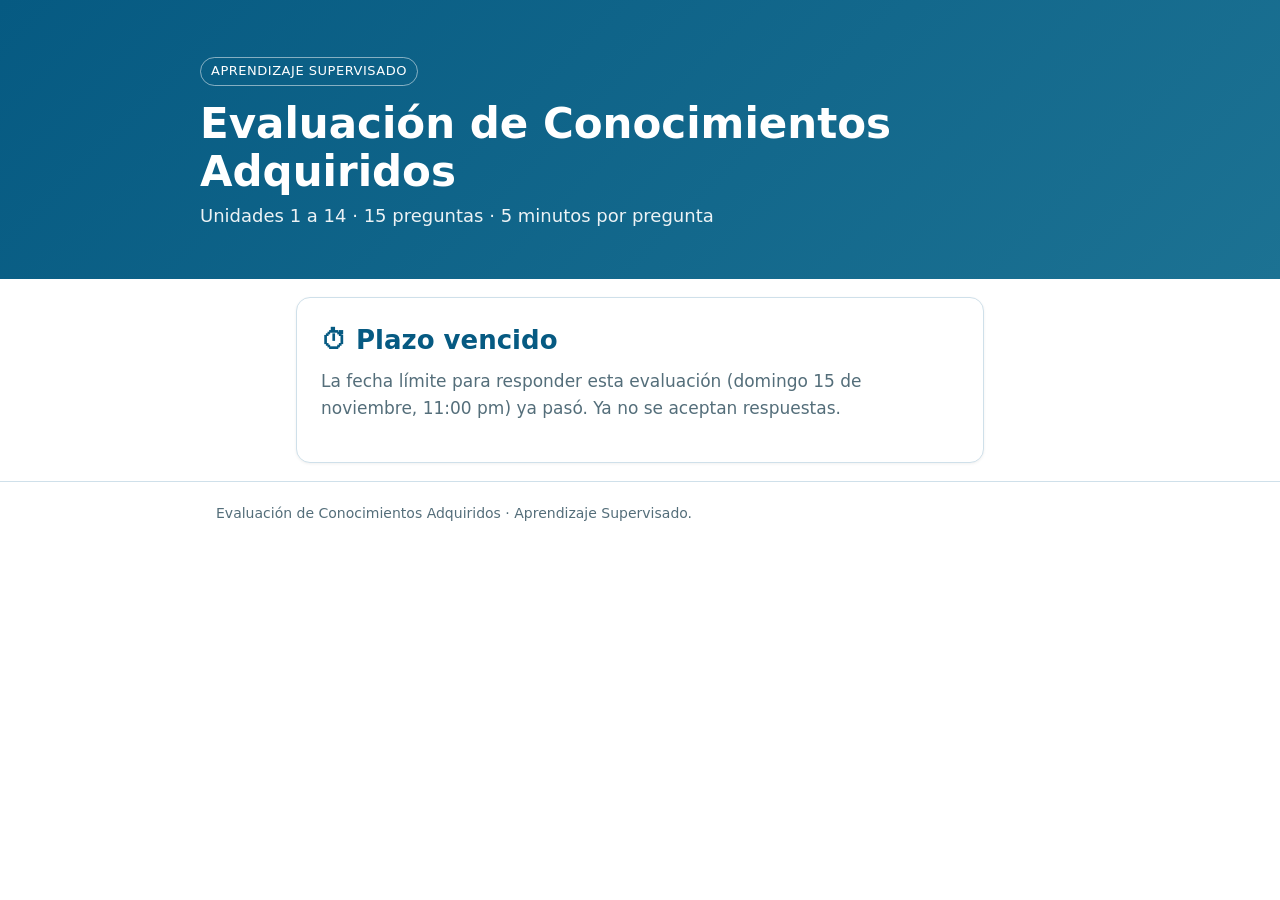
<file: examen-final/index.html>
<!doctype html>
<html lang="es">
<head>
<meta charset="utf-8">
<meta name="viewport" content="width=device-width, initial-scale=1">
<title>Evaluación de Conocimientos Adquiridos · Preguntas abiertas (Unidades 1-14)</title>
<meta name="description" content="Evaluación opcional de preguntas abiertas con tiempo límite por pregunta, Aprendizaje Supervisado.">
<link rel="stylesheet" href="../assets/estilo.css">
<style>
  main.examen{max-width:720px}
  .tarjeta{border:1px solid var(--borde);border-radius:14px;background:var(--fondo);padding:22px 24px;margin:18px 0;box-shadow:0 1px 3px rgba(0,0,0,.06)}
  .fila{display:flex;gap:12px;flex-wrap:wrap;align-items:center;justify-content:space-between;margin-bottom:10px}
  .campo{display:flex;flex-direction:column;gap:6px;margin:10px 0}
  .campo label{font-size:14px;color:var(--suave);font-weight:600}
  .campo input, textarea{font:16px/1.5 inherit;padding:10px 12px;border:1px solid var(--borde);border-radius:8px;background:var(--fondo);color:var(--texto)}
  textarea{width:100%;min-height:160px;resize:vertical}
  textarea[disabled]{background:var(--fondo2);color:var(--suave)}
  .etiqueta-unidad{display:inline-block;background:var(--fondo2);color:var(--primario);border-radius:99px;padding:3px 12px;font-size:13px;font-weight:700;letter-spacing:.02em}
  .progreso{font-size:14px;color:var(--suave)}
  .cronometro{font-size:28px;font-weight:800;color:var(--primario);font-variant-numeric:tabular-nums;min-width:86px;text-align:right}
  .cronometro.alerta{color:#C0392B}
  .barra{height:8px;border-radius:99px;background:var(--fondo2);overflow:hidden;margin:4px 0 18px}
  .barra > div{height:100%;background:var(--acento);transition:width .25s linear}
  .acciones{display:flex;justify-content:flex-end;gap:10px;margin-top:16px}
  .boton{display:inline-block;padding:10px 20px;border-radius:8px;text-decoration:none;font-weight:700;font-size:15px;
    background:var(--primario);color:#fff;border:2px solid var(--primario);cursor:pointer}
  .boton.sec{background:transparent;color:var(--primario)}
  .boton:disabled{opacity:.5;cursor:not-allowed}
  .aviso{background:#FFF7E6;border:1px solid #F3C969;color:#7A5B00;border-radius:10px;padding:12px 14px;font-size:14px;margin:12px 0}
  .aviso.ok{background:#E9F7EF;border-color:#A9DFBF;color:#1D6A3E}
  .aviso.error{background:#FDEDEC;border-color:#F1948A;color:#922B21}
  h1.tit{font-size:26px;margin:0 0 6px;color:var(--primario)}
  .sub{color:var(--suave);margin:0 0 18px}
  ol.resumen{padding-left:20px}
  ol.resumen li{margin:6px 0}
  [hidden]{display:none!important}
</style>
</head>
<body>
<header class="portada">
  <div class="contenedor">
    <span class="etiqueta">Aprendizaje Supervisado</span>
    <h1>Evaluación de Conocimientos Adquiridos</h1>
    <p>Unidades 1 a 14 · 15 preguntas · 5 minutos por pregunta</p>
  </div>
</header>

<main class="contenedor examen">

  <!-- ===================== PANTALLA 0: datos del estudiante ===================== -->
  <section id="pantalla-inicio" class="tarjeta">
    <h1 class="tit">Antes de empezar</h1>
    <p class="sub">Vas a responder <b>15 preguntas abiertas</b>: 14 cubren los temas de todo el curso (Unidades 1 a 14) y la
      última te pide tu opinión sobre el curso. Cada pregunta tiene un <b>cronómetro de 5 minutos</b>: cuando se agota, tu
      respuesta se bloquea tal como quedó y la evaluación avanza sola a la siguiente pregunta. No puedes regresar a una
      pregunta anterior. La evaluación completa dura 75 minutos.</p>
    <div class="aviso aviso-puntos"><b>Responder es opcional.</b> Quienes la respondan y lo hagan adecuadamente pueden
      obtener <b>hasta 5 puntos extra</b> sobre su calificación final de la asignatura.</div>
    <div class="aviso"><b>Fecha límite para responder: domingo 15 de noviembre, 11:00 pm.</b> Después de esa hora ya no
      se aceptan respuestas.</div>
    <div class="aviso">La última pregunta no se califica como conocimiento técnico: es retroalimentación sobre el curso
      (qué te pareció bien, qué te pareció mal y qué sugerirías mejorar). Respóndela con la misma honestidad que el resto.</div>
    <div class="aviso error"><b>Una vez que inicias, no puedes pausar ni reintentar.</b> Solo se admite un intento por
      persona: no cierres ni recargues esta pestaña a propósito (si lo haces por accidente, tu progreso y el tiempo
      restante de la pregunta actual se conservan, pero el cronómetro sigue corriendo en segundo plano). Trabajo
      individual.</div>
    <div class="campo">
      <label for="in-nombre">Nombre completo</label>
      <input type="text" id="in-nombre" autocomplete="name" placeholder="Apellido(s) Nombre(s)">
    </div>
    <div class="campo">
      <label for="in-matricula">Correo institucional o matrícula</label>
      <input type="text" id="in-matricula" autocomplete="email" placeholder="correo@uady.edu.mx o matrícula">
    </div>
    <div class="acciones">
      <button class="boton" id="btn-comenzar">Comenzar evaluación</button>
    </div>
  </section>

  <!-- ===================== PANTALLA X: plazo vencido ===================== -->
  <section id="pantalla-vencido" class="tarjeta" hidden>
    <h1 class="tit">⏱ Plazo vencido</h1>
    <p class="sub">La fecha límite para responder esta evaluación (domingo 15 de noviembre, 11:00 pm) ya pasó. Ya no se
      aceptan respuestas.</p>
  </section>

  <!-- ===================== PANTALLA 1: preguntas ===================== -->
  <section id="pantalla-examen" class="tarjeta" hidden>
    <div class="fila">
      <span class="etiqueta-unidad" id="lbl-unidad">Unidad 1</span>
      <span class="progreso" id="lbl-progreso">Pregunta 1 de 10</span>
      <span class="cronometro" id="lbl-tiempo">5:00</span>
    </div>
    <div class="barra"><div id="barra-interna" style="width:100%"></div></div>
    <p id="txt-pregunta" style="font-size:17px;line-height:1.55"></p>
    <textarea id="txt-respuesta" placeholder="Escribe tu respuesta aquí…"></textarea>
    <div id="aviso-bloqueo" class="aviso error" hidden>⏱ Tiempo agotado para esta pregunta. Tu respuesta quedó guardada tal
      como estaba. Avanzando a la siguiente pregunta…</div>
    <div class="acciones">
      <button class="boton sec" id="btn-siguiente">Siguiente pregunta →</button>
    </div>
  </section>

  <!-- ===================== PANTALLA 2: resumen y envío ===================== -->
  <section id="pantalla-resumen" class="tarjeta" hidden>
    <h1 class="tit">Revisa y entrega</h1>
    <p class="sub">Esto es lo que se enviará. Ya no puedes editar tus respuestas; solo falta confirmar el envío.</p>
    <ol class="resumen" id="lista-resumen"></ol>
    <div id="aviso-envio"></div>
    <div class="acciones">
      <button class="boton" id="btn-enviar">Enviar examen</button>
    </div>
  </section>

  <!-- ===================== PANTALLA 3: confirmación ===================== -->
  <section id="pantalla-listo" class="tarjeta" hidden>
    <h1 class="tit">✅ Examen entregado</h1>
    <p class="sub">Tu examen se envió correctamente. Puedes cerrar esta página.</p>
    <p class="aviso ok">Si no recibiste confirmación visual del formulario o tienes dudas de que se haya enviado, descarga el
      respaldo de tus respuestas por si el profesor te lo pide.</p>
    <div class="acciones">
      <a class="boton sec" id="btn-respaldo" download="respaldo_examen_final.json">Descargar respaldo (.json)</a>
    </div>
  </section>

</main>

<footer>
  <div class="contenedor">Evaluación de Conocimientos Adquiridos · Aprendizaje Supervisado.</div>
</footer>

<!-- iframe oculto para enviar al Google Form sin salir de esta página -->
<iframe name="hidden_iframe" id="hidden_iframe" style="display:none"></iframe>

<script>
(function () {
  "use strict";

  // -------------------------------------------------------------- Preguntas --
  var PREGUNTAS = [
    {u:"Unidad 1 · EDA", t:"Una variable de precio tiene varios valores idénticos en un máximo artificial (censura, no un valor real). Explica por qué el boxplot y la regla del IQR, por sí solos, no distinguen esto de un valor atípico genuino."},
    {u:"Unidad 2 · Preprocesamiento", t:"Explica, con un ejemplo, qué fuga de datos (data leakage) ocurre si ajustas un imputador o un escalador usando todo el conjunto de datos antes de dividirlo en entrenamiento y prueba."},
    {u:"Unidad 3 · Selección de variables", t:"Explica cómo funciona, paso a paso, la Eliminación Recursiva de Variables (RFE), y menciona una desventaja práctica frente a un método de filtro simple (como la correlación)."},
    {u:"Unidad 4 · Regresión lineal/polinomial", t:"Un modelo polinomial de grado alto se ajusta casi perfectamente a los datos de entrenamiento, pero su error es mucho mayor en datos nuevos. Nombra este fenómeno y explica, en términos de sesgo y varianza, por qué ocurre."},
    {u:"Unidad 5 · Regularización", t:"Explica por qué Lasso (L1) puede llevar coeficientes exactamente a cero mientras que Ridge (L2) no, y qué efecto práctico tiene esto para la selección de variables."},
    {u:"Unidad 6 · SVR", t:"En una Support Vector Regression con kernel RBF, explica qué controla el hiperparámetro gamma y qué le pasa al modelo si gamma es demasiado grande."},
    {u:"Unidad 7 · Árboles y validación", t:"Explica por qué un árbol de decisión sin restricciones (max_depth=None) casi siempre sobreajusta, y nombra una forma concreta de controlarlo."},
    {u:"Unidad 8 · Regresión logística y kNN", t:"Explica qué es la maldición de la dimensionalidad y por qué afecta particularmente a un clasificador como k vecinos más cercanos (kNN)."},
    {u:"Unidad 9 · Naive Bayes y árboles de clasificación", t:"Explica el supuesto de independencia condicional («naive») detrás de Naive Bayes, y por qué el modelo suele funcionar razonablemente bien en la práctica aunque ese supuesto casi nunca se cumpla exactamente."},
    {u:"Unidad 10 · SVM de clasificación", t:"Explica qué es el truco del kernel en una SVM y por qué permite separar clases que no son linealmente separables en el espacio original, sin construir explícitamente las variables transformadas."},
    {u:"Unidad 11 · Redes neuronales (MLP)", t:"Explica por qué un perceptrón simple no puede resolver el problema XOR, y qué lo hace posible en una red neuronal multicapa (MLP)."},
    {u:"Unidad 12 · Evaluación e hiperparámetros", t:"En un problema de clasificación con clases muy desbalanceadas, explica por qué la exactitud (accuracy) puede ser una métrica engañosa, y qué mide en su lugar el coeficiente kappa de Cohen o el MCC."},
    {u:"Unidad 13 · Bagging y Random Forest", t:"Explica por qué el bagging reduce la varianza de un modelo, y qué condición debe cumplirse entre los árboles individuales para que ese beneficio ocurra."},
    {u:"Unidad 14 · Boosting", t:"Explica la diferencia fundamental entre cómo construye sus modelos el bagging (en paralelo, de forma independiente) y el boosting (de forma secuencial), y por qué el boosting reduce principalmente el sesgo."},
    {u:"Retroalimentación del curso", t:"Para cerrar, nos interesa tu opinión honesta sobre el curso completo: ¿qué te pareció bien (temas, actividades, ritmo, materiales)?, ¿qué te pareció mal o se podría mejorar?, y ¿qué sugerencias concretas harías para las próximas generaciones? Esta pregunta no se califica como conocimiento técnico; responde con la mayor honestidad y detalle posible."}
  ];
  var SEGUNDOS_POR_PREGUNTA = 5 * 60;

  // ---------------------------------------------------- Envío (Google Form) --
  var FORM_ACTION = "https://docs.google.com/forms/d/e/1FAIpQLScWmNYT6xIS9kHa8sbYMNNbGG3OwNMr7p_Vekv1nEq5l1dvCw/formResponse";
  var ENTRY_NOMBRE = "entry.1029297904";
  var ENTRY_MATRICULA = "entry.733356364";
  var ENTRY_RESPUESTAS = ["entry.281076077","entry.186376673","entry.634086401","entry.964837105",
                          "entry.105656414","entry.564446515","entry.1295502528","entry.794515849",
                          "entry.1084768185","entry.1344531095",
                          "entry.22228828","entry.2003483118","entry.2121715522",
                          "entry.2023987704","entry.1244027425"];

  // --------------------------------------------------- Orden aleatorio --
  // Las preguntas 0..13 (contenido) se presentan en orden aleatorio, distinto
  // para cada estudiante; la pregunta 14 (retroalimentación) siempre va al final.
  function generarOrden() {
    var indices = [];
    for (var k = 0; k < PREGUNTAS.length - 1; k++) indices.push(k);
    for (var a = indices.length - 1; a > 0; a--) {
      var b = Math.floor(Math.random() * (a + 1));
      var tmp = indices[a]; indices[a] = indices[b]; indices[b] = tmp;
    }
    indices.push(PREGUNTAS.length - 1); // retroalimentación siempre al final
    return indices;
  }

  // ------------------------------------------------------------ Estado/LS --
  var CLAVE = "examen_final_completo_v3";
  function estadoVacio() {
    return {nombre:"", matricula:"", indice:0, orden:null, respuestas:new Array(PREGUNTAS.length).fill(""),
            inicioPregunta:null, bloqueadas:new Array(PREGUNTAS.length).fill(false), enviado:false};
  }
  function cargar() {
    try {
      var raw = localStorage.getItem(CLAVE);
      if (!raw) return estadoVacio();
      var s = JSON.parse(raw);
      if (!s || !Array.isArray(s.respuestas) || s.respuestas.length !== PREGUNTAS.length ||
          !Array.isArray(s.orden) || s.orden.length !== PREGUNTAS.length) return estadoVacio();
      return s;
    } catch (e) { return estadoVacio(); }
  }
  function guardar() { try { localStorage.setItem(CLAVE, JSON.stringify(estado)); } catch (e) {} }
  var estado = cargar();

  // ------------------------------------------------------------- Elementos --
  var elInicio = document.getElementById("pantalla-inicio");
  var elExamen = document.getElementById("pantalla-examen");
  var elResumen = document.getElementById("pantalla-resumen");
  var elListo = document.getElementById("pantalla-listo");
  var elVencido = document.getElementById("pantalla-vencido");
  // Domingo 15 de noviembre de 2026, 11:00 pm hora de Mérida (UTC-6) = 2026-11-16T05:00:00Z
  var FECHA_LIMITE = new Date("2026-11-16T05:00:00Z");
  var inNombre = document.getElementById("in-nombre");
  var inMatricula = document.getElementById("in-matricula");
  var lblUnidad = document.getElementById("lbl-unidad");
  var lblProgreso = document.getElementById("lbl-progreso");
  var lblTiempo = document.getElementById("lbl-tiempo");
  var barraInterna = document.getElementById("barra-interna");
  var txtPregunta = document.getElementById("txt-pregunta");
  var txtRespuesta = document.getElementById("txt-respuesta");
  var avisoBloqueo = document.getElementById("aviso-bloqueo");
  var btnSiguiente = document.getElementById("btn-siguiente");
  var timerId = null;

  txtRespuesta.addEventListener("paste", function (e) {
    e.preventDefault();
    mostrarAvisoPegado();
  });
  txtRespuesta.addEventListener("drop", function (e) {
    e.preventDefault();
    mostrarAvisoPegado();
  });
  txtRespuesta.addEventListener("contextmenu", function (e) { e.preventDefault(); });
  var avisoPegadoTimer = null;
  function mostrarAvisoPegado() {
    var el = document.getElementById("aviso-pegado");
    if (!el) {
      el = document.createElement("div");
      el.id = "aviso-pegado";
      el.className = "aviso error";
      el.textContent = "No se permite pegar texto en esta pregunta. Escribe tu respuesta directamente.";
      txtRespuesta.insertAdjacentElement("afterend", el);
    }
    el.hidden = false;
    if (avisoPegadoTimer) clearTimeout(avisoPegadoTimer);
    avisoPegadoTimer = setTimeout(function () { el.hidden = true; }, 3500);
  }

  function fmt(s) {
    s = Math.max(0, Math.ceil(s));
    var m = Math.floor(s / 60), r = s % 60;
    return m + ":" + (r < 10 ? "0" : "") + r;
  }

  function mostrarPantalla(nombre) {
    elInicio.hidden = nombre !== "inicio";
    elExamen.hidden = nombre !== "examen";
    elResumen.hidden = nombre !== "resumen";
    elListo.hidden = nombre !== "listo";
    elVencido.hidden = nombre !== "vencido";
  }

  // ------------------------------------------------------------- Arranque --
  function iniciarSiEsNecesario() {
    if (estado.enviado) { mostrarListo(); return; }
    if (estado.inicioPregunta == null) {
      // Solo bloquea el INICIO de un intento nuevo tras el plazo; a quien ya
      // estaba respondiendo no se le corta a la mitad.
      if (Date.now() > FECHA_LIMITE.getTime()) { mostrarPantalla("vencido"); return; }
      mostrarPantalla("inicio");
      return;
    }
    irAPregunta(estado.indice, false);
  }

  document.getElementById("btn-comenzar").addEventListener("click", function () {
    if (Date.now() > FECHA_LIMITE.getTime()) { mostrarPantalla("vencido"); return; }
    var nombre = inNombre.value.trim(), matricula = inMatricula.value.trim();
    if (!nombre || !matricula) { alert("Escribe tu nombre y tu correo/matrícula antes de comenzar."); return; }
    estado.nombre = nombre; estado.matricula = matricula;
    estado.indice = 0; estado.orden = generarOrden(); estado.inicioPregunta = Date.now();
    guardar();
    irAPregunta(0, true);
  });

  function irAPregunta(i, esNueva) {
    if (i >= PREGUNTAS.length) { irAResumen(); return; }
    estado.indice = i;
    if (esNueva) estado.inicioPregunta = Date.now();
    guardar();
    mostrarPantalla("examen");
    var realIndex = estado.orden[i];
    var p = PREGUNTAS[realIndex];
    lblUnidad.textContent = p.u;
    lblProgreso.textContent = "Pregunta " + (i + 1) + " de " + PREGUNTAS.length;
    txtPregunta.textContent = p.t;
    txtRespuesta.value = estado.respuestas[realIndex] || "";
    var yaBloqueada = !!estado.bloqueadas[realIndex];
    txtRespuesta.disabled = yaBloqueada;
    avisoBloqueo.hidden = !yaBloqueada;
    btnSiguiente.disabled = false;
    txtRespuesta.oninput = function () { estado.respuestas[realIndex] = txtRespuesta.value; guardar(); };
    arrancarCronometro(i);
  }

  function arrancarCronometro(i) {
    if (timerId) clearInterval(timerId);
    var realIndex = estado.orden[i];
    function tick() {
      var transcurrido = (Date.now() - estado.inicioPregunta) / 1000;
      var restante = SEGUNDOS_POR_PREGUNTA - transcurrido;
      if (estado.bloqueadas[realIndex] || restante <= 0) {
        if (!estado.bloqueadas[realIndex]) bloquearPregunta(i);
        lblTiempo.textContent = "0:00";
        return;
      }
      lblTiempo.textContent = fmt(restante);
      lblTiempo.classList.toggle("alerta", restante <= 30);
      barraInterna.style.width = Math.max(0, (restante / SEGUNDOS_POR_PREGUNTA) * 100) + "%";
    }
    tick();
    timerId = setInterval(tick, 250);
  }

  function bloquearPregunta(i) {
    var realIndex = estado.orden[i];
    estado.bloqueadas[realIndex] = true;
    estado.respuestas[realIndex] = txtRespuesta.value;
    guardar();
    txtRespuesta.disabled = true;
    avisoBloqueo.hidden = false;
    if (timerId) { clearInterval(timerId); timerId = null; }
    setTimeout(function () { irAPregunta(i + 1, true); }, 1300);
  }

  btnSiguiente.addEventListener("click", function () {
    var i = estado.indice;
    var realIndex = estado.orden[i];
    if (estado.bloqueadas[realIndex]) return;
    estado.bloqueadas[realIndex] = true; // ya no se puede regresar a editarla
    estado.respuestas[realIndex] = txtRespuesta.value;
    guardar();
    if (timerId) { clearInterval(timerId); timerId = null; }
    irAPregunta(i + 1, true);
  });

  // --------------------------------------------------------------- Resumen --
  function irAResumen() {
    mostrarPantalla("resumen");
    var ol = document.getElementById("lista-resumen");
    ol.innerHTML = "";
    estado.orden.forEach(function (realIndex) {
      var p = PREGUNTAS[realIndex];
      var li = document.createElement("li");
      var resp = (estado.respuestas[realIndex] || "").trim();
      var estadoTxt = resp ? (resp.length + " caracteres escritos") : "— sin respuesta —";
      li.innerHTML = "<b>" + p.u + ":</b> " + estadoTxt;
      ol.appendChild(li);
    });
  }

  document.getElementById("btn-enviar").addEventListener("click", function () {
    var btn = this;
    btn.disabled = true;
    btn.textContent = "Enviando…";
    enviarAGoogleForm();
    // Google Forms no confirma vía iframe (cross-origin), así que damos tiempo
    // prudente de envío y mostramos la confirmación.
    setTimeout(function () {
      estado.enviado = true;
      guardar();
      mostrarListo();
    }, 1800);
  });

  function enviarAGoogleForm() {
    var form = document.createElement("form");
    form.action = FORM_ACTION;
    form.method = "POST";
    form.target = "hidden_iframe";
    form.style.display = "none";

    function campo(nombre, valor) {
      var inp = document.createElement("input");
      inp.type = "hidden"; inp.name = nombre; inp.value = valor;
      form.appendChild(inp);
    }
    campo(ENTRY_NOMBRE, estado.nombre);
    campo(ENTRY_MATRICULA, estado.matricula);
    PREGUNTAS.forEach(function (p, i) { campo(ENTRY_RESPUESTAS[i], estado.respuestas[i] || ""); });

    document.body.appendChild(form);
    form.submit();
    setTimeout(function () { form.remove(); }, 5000);
  }

  function mostrarListo() {
    mostrarPantalla("listo");
    var payload = {nombre: estado.nombre, matricula: estado.matricula,
      respuestas: PREGUNTAS.map(function (p, i) { return {unidad: p.u, pregunta: p.t, respuesta: estado.respuestas[i] || ""}; })};
    var blob = new Blob([JSON.stringify(payload, null, 2)], {type: "application/json"});
    var url = URL.createObjectURL(blob);
    var a = document.getElementById("btn-respaldo");
    a.href = url;
    var nombreArchivo = (estado.nombre || "examen").toLowerCase().normalize("NFD").replace(/[̀-ͯ]/g, "")
      .replace(/[^a-z0-9]+/g, "_").replace(/^_+|_+$/g, "");
    a.download = "respaldo_" + nombreArchivo + "_examen_final.json";
  }

  window.addEventListener("beforeunload", function (e) {
    if (estado.inicioPregunta != null && !estado.enviado) {
      e.preventDefault(); e.returnValue = "";
    }
  });

  iniciarSiEsNecesario();
})();
</script>
</body>
</html>
</file>
<file: assets/estilo.css>
:root{
  --primario:#065A82; --secundario:#1C7293; --acento:#02C39A;
  --fondo:#ffffff; --fondo2:#EEF6FB; --texto:#1A1A2E; --suave:#546E7A; --borde:#cfe0ea;
}
@media (prefers-color-scheme: dark){
  :root:not([data-tema="claro"]){
    --primario:#7CC4E4; --secundario:#5FB0D2; --acento:#02C39A;
    --fondo:#10181e; --fondo2:#17232b; --texto:#e8eef2; --suave:#9fb3bf; --borde:#2a3b46;
  }
}
*{box-sizing:border-box}
html{scroll-behavior:smooth}
body{margin:0;background:var(--fondo);color:var(--texto);
  font:17px/1.6 system-ui,-apple-system,"Segoe UI",Roboto,Helvetica,Arial,sans-serif}
a{color:var(--primario)}
header.portada{background:linear-gradient(135deg,#065A82,#1C7293);color:#fff;padding:56px 16px 48px}
.contenedor{max-width:880px;margin:0 auto;padding:0 16px}
header.portada .contenedor{padding:0}
header.portada h1{margin:0 0 6px;font-size:clamp(28px,5vw,42px);line-height:1.15}
header.portada p{margin:0;font-size:18px;opacity:.92}
header.portada .etiqueta{display:inline-block;margin-bottom:14px;padding:3px 10px;border:1px solid rgba(255,255,255,.5);
  border-radius:99px;font-size:13px;letter-spacing:.04em;text-transform:uppercase}
main{padding:32px 0 56px}
h2{font-size:24px;margin:40px 0 12px;color:var(--primario)}
h2:first-child{margin-top:0}
.cuadricula{display:grid;grid-template-columns:repeat(auto-fit,minmax(220px,1fr));gap:12px;margin:12px 0}
.dato{background:var(--fondo2);border:1px solid var(--borde);border-radius:10px;padding:12px 14px}
.dato b{display:block;font-size:22px;color:var(--primario)}
.dato span{color:var(--suave);font-size:14px}
.unidad{border:1px solid var(--borde);border-radius:14px;overflow:hidden;margin:16px 0;background:var(--fondo)}
.unidad > header{display:flex;gap:14px;align-items:baseline;flex-wrap:wrap;background:var(--fondo2);padding:14px 18px;border-bottom:1px solid var(--borde)}
.unidad > header .num{font-weight:700;color:var(--fondo);background:var(--primario);border-radius:6px;padding:2px 10px;font-size:14px}
.unidad > header h3{margin:0;font-size:20px}
.unidad .cuerpo{padding:16px 18px}
.unidad ul{margin:6px 0 14px;padding-left:20px}
.botones{display:flex;flex-wrap:wrap;gap:10px;margin-top:10px}
.boton{display:inline-block;padding:9px 16px;border-radius:8px;text-decoration:none;font-weight:600;font-size:15px;
  background:var(--primario);color:var(--fondo);border:2px solid var(--primario)}
.boton.sec{background:transparent;color:var(--primario)}
.boton:hover,.boton:focus-visible{filter:brightness(1.1);outline:3px solid var(--acento);outline-offset:2px}
.boton[aria-disabled="true"]{opacity:.5;pointer-events:none}
.pronto{color:var(--suave);font-style:italic}
.nota{font-size:14px;color:var(--suave);margin-top:8px}
footer{border-top:1px solid var(--borde);padding:20px 0;color:var(--suave);font-size:14px}

.unidad h4{margin:18px 0 6px;font-size:16px}
.pasos{margin:6px 0 10px;padding-left:22px}
.pasos li{margin:4px 0}
[hidden]{display:none!important}
.tabla-envoltura{overflow-x:auto;margin-top:12px;border:1px solid var(--borde);border-radius:10px}
.tabla-calif{width:100%;border-collapse:collapse;font-size:14px;min-width:420px}
.tabla-calif th,.tabla-calif td{padding:7px 12px;text-align:center;border-bottom:1px solid var(--borde)}
.tabla-calif th{background:var(--fondo2);color:var(--primario);font-weight:700;position:sticky;top:0}
.tabla-calif td:first-child,.tabla-calif th:first-child{text-align:left}
.tabla-calif tbody tr:nth-child(even){background:var(--fondo2)}
</file>
